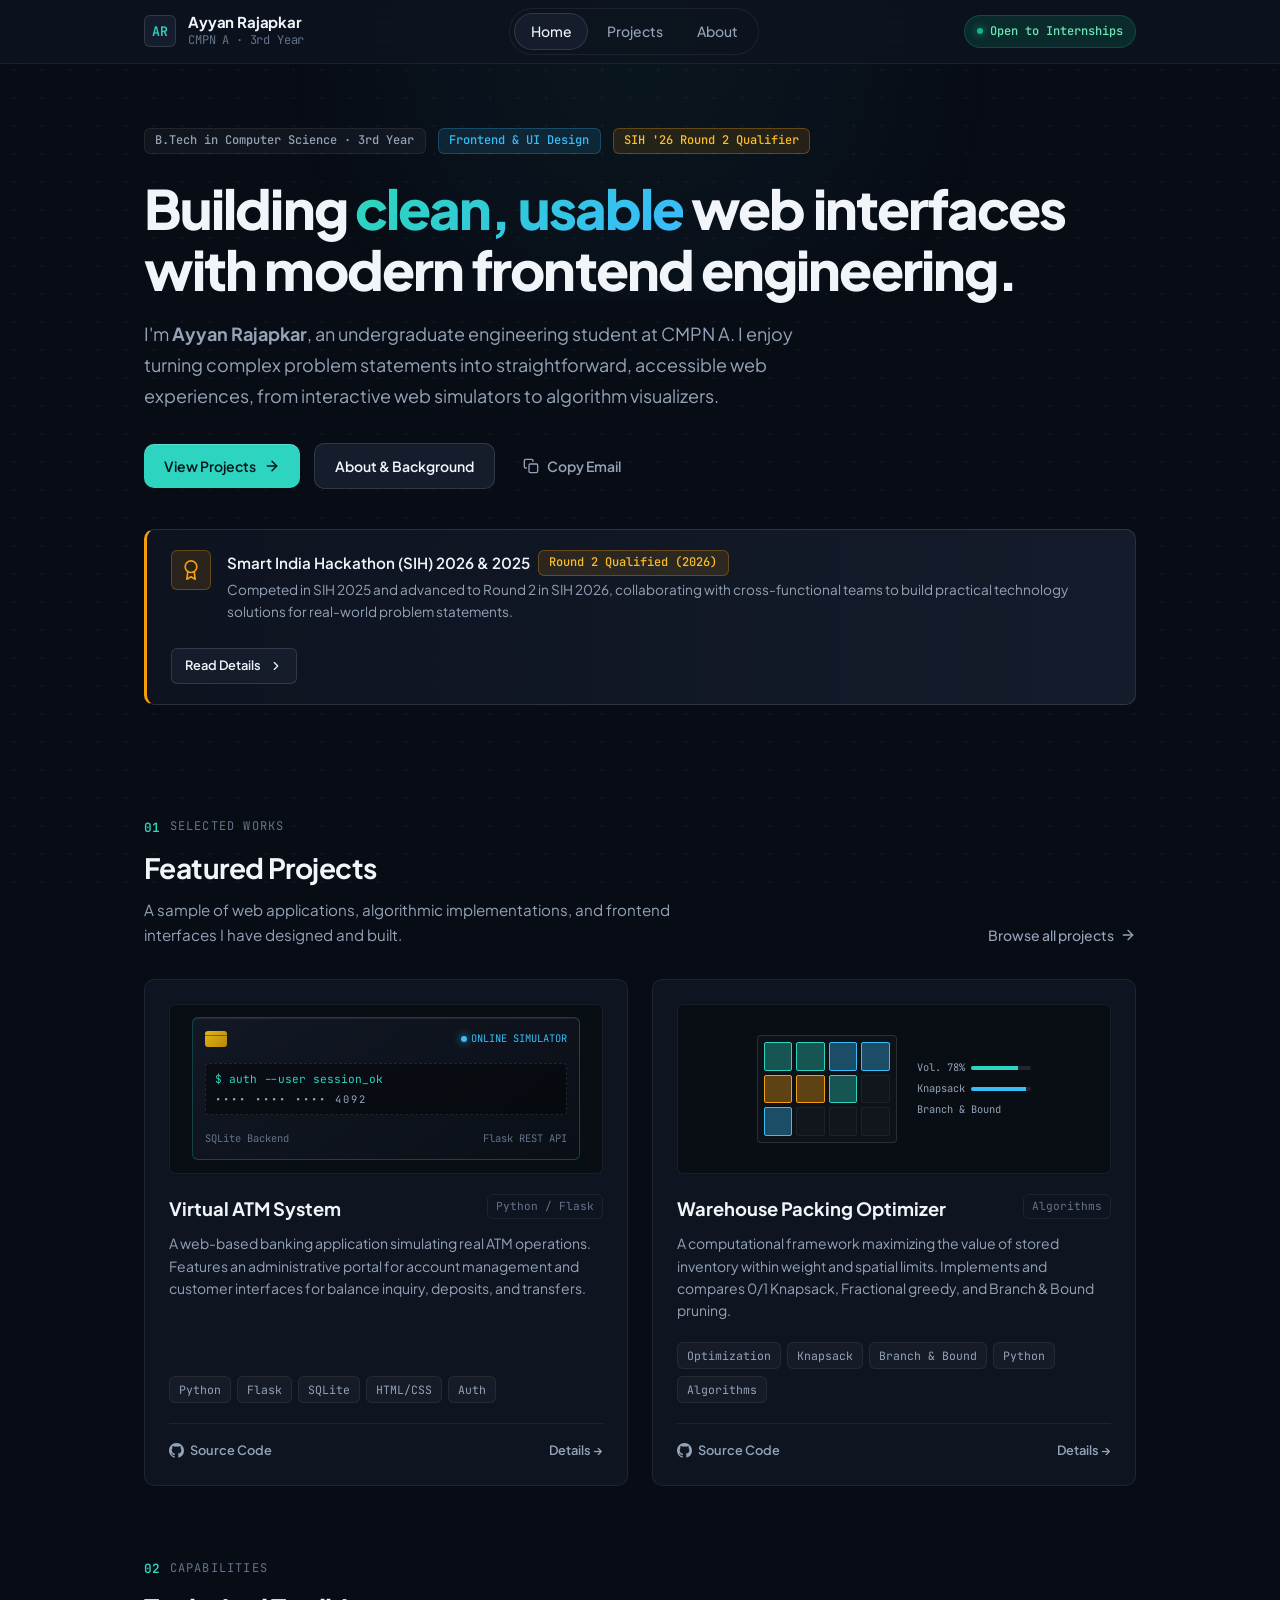
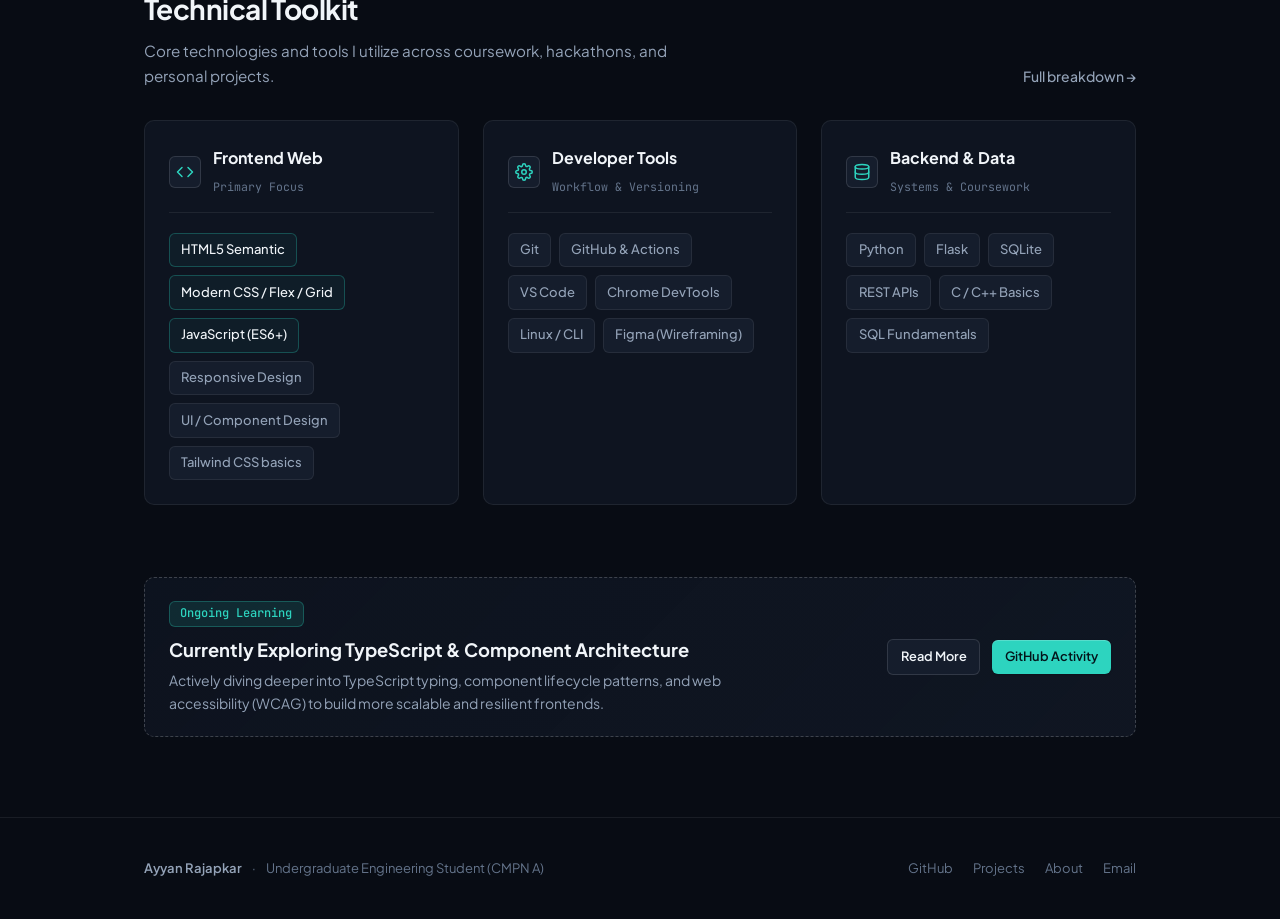
<file: index.html>
<!DOCTYPE html>
<html lang="en">
<head>
  <meta charset="UTF-8">
  <meta name="viewport" content="width=device-width, initial-scale=1.0">
  <title>Ayyan Rajapkar — Frontend Developer & CS Undergrad</title>
  <meta name="description" content="Personal portfolio of Ayyan Rajapkar, a third-year Computer Science student (CMPN A) focusing on clean frontend development, intuitive interfaces, and practical software engineering.">
  
  <!-- Open Graph / Meta -->
  <meta property="og:type" content="website">
  <meta property="og:title" content="Ayyan Rajapkar — Frontend Developer Portfolio">
  <meta property="og:description" content="Third-year Computer Science student building clean, responsive, and usable web interfaces. SIH 2026 Round 2 Qualifier.">
  <meta property="og:image" content="assets/favicon.svg">

  <link rel="icon" type="image/svg+xml" href="assets/favicon.svg">
  <link rel="stylesheet" href="css/style.css">
</head>
<body>
  <a href="#main" class="skip-link">Skip to main content</a>

  <!-- Header Navigation -->
  <header class="site-header">
    <div class="container nav-container">
      <a href="index.html" class="brand-link" aria-label="Ayyan Rajapkar Home">
        <span class="brand-monogram">AR</span>
        <div class="brand-text">
          <span class="brand-name">Ayyan Rajapkar</span>
          <span class="brand-role">CMPN A · 3rd Year</span>
        </div>
      </a>

      <!-- Desktop Nav -->
      <nav class="desktop-nav" aria-label="Primary Navigation">
        <ul class="nav-list">
          <li><a href="index.html" class="nav-link active" aria-current="page">Home</a></li>
          <li><a href="projects.html" class="nav-link">Projects</a></li>
          <li><a href="about.html" class="nav-link">About</a></li>
        </ul>
      </nav>

      <!-- Status Pill -->
      <div class="status-pill" title="Currently seeking Summer 2026 frontend or software engineering internships">
        <span class="status-dot"></span>
        <span>Open to Internships</span>
      </div>

      <!-- Mobile Toggle -->
      <button class="mobile-toggle" aria-label="Toggle navigation menu" aria-expanded="false">
        <svg class="icon-menu" viewBox="0 0 24 24" fill="none" stroke="currentColor" stroke-width="2" stroke-linecap="round" stroke-linejoin="round">
          <line x1="3" y1="12" x2="21" y2="12"></line>
          <line x1="3" y1="6" x2="21" y2="6"></line>
          <line x1="3" y1="18" x2="21" y2="18"></line>
        </svg>
        <svg class="icon-close" viewBox="0 0 24 24" fill="none" stroke="currentColor" stroke-width="2" stroke-linecap="round" stroke-linejoin="round" style="display: none;">
          <line x1="18" y1="6" x2="6" y2="18"></line>
          <line x1="6" y1="6" x2="18" y2="18"></line>
        </svg>
      </button>
    </div>
  </header>

  <!-- Mobile Drawer -->
  <div class="mobile-drawer" role="dialog" aria-modal="true" aria-label="Mobile Navigation">
    <ul class="mobile-drawer-links">
      <li>
        <a href="index.html" class="mobile-drawer-link active">
          <span>Home</span>
          <span class="badge badge-accent">Current</span>
        </a>
      </li>
      <li>
        <a href="projects.html" class="mobile-drawer-link">
          <span>Projects</span>
          <span class="badge badge-subtle">4 Works</span>
        </a>
      </li>
      <li>
        <a href="about.html" class="mobile-drawer-link">
          <span>About</span>
          <span class="badge badge-subtle">Background</span>
        </a>
      </li>
    </ul>

    <div class="mobile-drawer-footer">
      <div class="status-pill" style="align-self: flex-start;">
        <span class="status-dot"></span>
        <span>Open to Summer 2026 Internships</span>
      </div>
      <button class="btn btn-secondary" data-copy-email="ayyanrajapkar55@gmail.com" style="width: 100%;">
        <svg width="16" height="16" viewBox="0 0 24 24" fill="none" stroke="currentColor" stroke-width="2" stroke-linecap="round" stroke-linejoin="round">
          <rect x="9" y="9" width="13" height="13" rx="2" ry="2"></rect>
          <path d="M5 15H4a2 2 0 0 1-2-2V4a2 2 0 0 1 2-2h9a2 2 0 0 1 2 2v1"></path>
        </svg>
        <span>Copy Email (ayyanrajapkar55@gmail.com)</span>
      </button>
    </div>
  </div>

  <!-- Main Content -->
  <main id="main" class="main-content">
    <div class="container">
      
      <!-- Hero Section -->
      <section class="hero reveal">
        <div class="hero-status-row">
          <span class="badge badge-subtle">B.Tech in Computer Science · 3rd Year</span>
          <span class="badge badge-cyan">Frontend & UI Design</span>
          <span class="badge badge-achievement">SIH '26 Round 2 Qualifier</span>
        </div>

        <h1 class="hero-title">
          Building <span class="hero-title-accent">clean, usable</span> web interfaces with modern frontend engineering.
        </h1>

        <p class="hero-lead">
          I'm <strong>Ayyan Rajapkar</strong>, an undergraduate engineering student at CMPN A. I enjoy turning complex problem statements into straightforward, accessible web experiences, from interactive web simulators to algorithm visualizers.
        </p>

        <div class="hero-actions">
          <a href="projects.html" class="btn btn-primary">
            <span>View Projects</span>
            <svg width="16" height="16" viewBox="0 0 24 24" fill="none" stroke="currentColor" stroke-width="2.2" stroke-linecap="round" stroke-linejoin="round">
              <line x1="5" y1="12" x2="19" y2="12"></line>
              <polyline points="12 5 19 12 12 19"></polyline>
            </svg>
          </a>
          <a href="about.html" class="btn btn-secondary">
            <span>About & Background</span>
          </a>
          <button class="btn btn-ghost" data-copy-email="ayyanrajapkar55@gmail.com" title="Copy email address">
            <svg width="16" height="16" viewBox="0 0 24 24" fill="none" stroke="currentColor" stroke-width="2" stroke-linecap="round" stroke-linejoin="round">
              <rect x="9" y="9" width="13" height="13" rx="2" ry="2"></rect>
              <path d="M5 15H4a2 2 0 0 1-2-2V4a2 2 0 0 1 2-2h9a2 2 0 0 1 2 2v1"></path>
            </svg>
            <span>Copy Email</span>
          </button>
        </div>

        <!-- Smart India Hackathon Highlight Banner -->
        <div class="achievement-banner">
          <div class="achievement-content">
            <div class="achievement-icon" aria-hidden="true">
              <svg width="20" height="20" viewBox="0 0 24 24" fill="none" stroke="currentColor" stroke-width="2" stroke-linecap="round" stroke-linejoin="round">
                <circle cx="12" cy="8" r="7"></circle>
                <polyline points="8.21 13.89 7 23 12 20 17 23 15.79 13.88"></polyline>
              </svg>
            </div>
            <div>
              <div class="achievement-title">
                <span>Smart India Hackathon (SIH) 2026 & 2025</span>
                <span class="badge badge-achievement">Round 2 Qualified (2026)</span>
              </div>
              <p class="achievement-desc">
                Competed in SIH 2025 and advanced to Round 2 in SIH 2026, collaborating with cross-functional teams to build practical technology solutions for real-world problem statements.
              </p>
            </div>
          </div>
          <a href="about.html#hackathons" class="btn btn-secondary btn-sm">
            <span>Read Details</span>
            <svg width="14" height="14" viewBox="0 0 24 24" fill="none" stroke="currentColor" stroke-width="2" stroke-linecap="round" stroke-linejoin="round">
              <polyline points="9 18 15 12 9 6"></polyline>
            </svg>
          </a>
        </div>
      </section>

      <!-- Featured Projects Section -->
      <section class="section reveal">
        <div class="section-header">
          <div>
            <div class="section-meta">
              <span class="section-index">01</span>
              <span class="section-label">Selected Works</span>
            </div>
            <h2 class="section-title">Featured Projects</h2>
            <p class="section-desc">
              A sample of web applications, algorithmic implementations, and frontend interfaces I have designed and built.
            </p>
          </div>
          <a href="projects.html" class="section-link">
            <span>Browse all projects</span>
            <svg width="16" height="16" viewBox="0 0 24 24" fill="none" stroke="currentColor" stroke-width="2" stroke-linecap="round" stroke-linejoin="round">
              <line x1="5" y1="12" x2="19" y2="12"></line>
              <polyline points="12 5 19 12 12 19"></polyline>
            </svg>
          </a>
        </div>

        <div class="projects-grid">

          <!-- Project 1: Virtual ATM System -->
          <article class="card project-card">
            <div class="project-visual">
              <div class="illustration-atm">
                <div class="atm-top-bar">
                  <div class="atm-chip"></div>
                  <div class="atm-status">
                    <span class="status-dot" style="background:#38BDF8;box-shadow:0 0 8px #38BDF8;"></span>
                    <span>ONLINE SIMULATOR</span>
                  </div>
                </div>
                <div class="atm-console">
                  <div class="atm-cmd">$ auth --user session_ok</div>
                  <div class="atm-digits">••••  ••••  ••••  4092</div>
                </div>
                <div class="atm-bottom">
                  <span>SQLite Backend</span>
                  <span>Flask REST API</span>
                </div>
              </div>
            </div>
            <div class="project-body">
              <div class="project-header">
                <h3 class="project-title">
                  <a href="projects.html#atm">Virtual ATM System</a>
                </h3>
                <span class="project-meta-pill">Python / Flask</span>
              </div>
              <p class="project-description">
                A web-based banking application simulating real ATM operations. Features an administrative portal for account management and customer interfaces for balance inquiry, deposits, and transfers.
              </p>
              <div class="project-tags">
                <span class="tag">Python</span>
                <span class="tag">Flask</span>
                <span class="tag">SQLite</span>
                <span class="tag">HTML/CSS</span>
                <span class="tag">Auth</span>
              </div>
              <div class="project-footer">
                <a href="https://github.com/ayyanrajapkar55-debug/Virtual-ATM-system" target="_blank" rel="noopener noreferrer" class="project-action-link">
                  <svg width="15" height="15" viewBox="0 0 24 24" fill="currentColor">
                    <path d="M12 0C5.37 0 0 5.37 0 12c0 5.31 3.435 9.795 8.205 11.385.6.105.825-.255.825-.57 0-.285-.015-1.23-.015-2.235-3.015.555-3.795-.735-4.035-1.41-.135-.345-.72-1.41-1.23-1.695-.42-.225-1.02-.78-.015-.795.945-.015 1.62.87 1.845 1.23 1.08 1.815 2.805 1.305 3.495.99.105-.78.42-1.305.765-1.605-2.67-.3-5.46-1.335-5.46-5.925 0-1.305.465-2.385 1.23-3.225-.12-.3-.54-1.53.12-3.18 0 0 1.005-.315 3.3 1.23.96-.27 1.98-.405 3-.405s2.04.135 3 .405c2.295-1.56 3.3-1.23 3.3-1.23.66 1.65.24 2.88.12 3.18.765.84 1.23 1.905 1.23 3.225 0 4.605-2.805 5.625-5.475 5.925.435.375.81 1.095.81 2.22 0 1.605-.015 2.895-.015 3.3 0 .315.225.69.825.57A12.02 12.02 0 0024 12c0-6.63-5.37-12-12-12z"/>
                  </svg>
                  <span>Source Code</span>
                </a>
                <a href="projects.html#atm" class="project-action-link">
                  <span>Details &rarr;</span>
                </a>
              </div>
            </div>
          </article>

          <!-- Project 2: Warehouse Packing Optimization -->
          <article class="card project-card">
            <div class="project-visual">
              <div class="illustration-warehouse">
                <div class="warehouse-grid">
                  <div class="grid-cell filled-1"></div>
                  <div class="grid-cell filled-1"></div>
                  <div class="grid-cell filled-2"></div>
                  <div class="grid-cell filled-2"></div>
                  <div class="grid-cell filled-3"></div>
                  <div class="grid-cell filled-3"></div>
                  <div class="grid-cell filled-1"></div>
                  <div class="grid-cell empty"></div>
                  <div class="grid-cell filled-2"></div>
                  <div class="grid-cell empty"></div>
                  <div class="grid-cell empty"></div>
                  <div class="grid-cell empty"></div>
                </div>
                <div class="warehouse-stats">
                  <div class="stat-item">
                    <span>Vol. 78%</span>
                    <div class="stat-bar"><div class="stat-fill" style="width:78%;"></div></div>
                  </div>
                  <div class="stat-item">
                    <span>Knapsack</span>
                    <div class="stat-bar"><div class="stat-fill" style="width:92%;background:#38BDF8;"></div></div>
                  </div>
                  <div class="stat-item">
                    <span>Branch & Bound</span>
                  </div>
                </div>
              </div>
            </div>
            <div class="project-body">
              <div class="project-header">
                <h3 class="project-title">
                  <a href="projects.html#warehouse">Warehouse Packing Optimizer</a>
                </h3>
                <span class="project-meta-pill">Algorithms</span>
              </div>
              <p class="project-description">
                A computational framework maximizing the value of stored inventory within weight and spatial limits. Implements and compares 0/1 Knapsack, Fractional greedy, and Branch & Bound pruning.
              </p>
              <div class="project-tags">
                <span class="tag">Optimization</span>
                <span class="tag">Knapsack</span>
                <span class="tag">Branch & Bound</span>
                <span class="tag">Python</span>
                <span class="tag">Algorithms</span>
              </div>
              <div class="project-footer">
                <a href="https://github.com/ayyanrajapkar55-debug/Warehouse-packingOptimization" target="_blank" rel="noopener noreferrer" class="project-action-link">
                  <svg width="15" height="15" viewBox="0 0 24 24" fill="currentColor">
                    <path d="M12 0C5.37 0 0 5.37 0 12c0 5.31 3.435 9.795 8.205 11.385.6.105.825-.255.825-.57 0-.285-.015-1.23-.015-2.235-3.015.555-3.795-.735-4.035-1.41-.135-.345-.72-1.41-1.23-1.695-.42-.225-1.02-.78-.015-.795.945-.015 1.62.87 1.845 1.23 1.08 1.815 2.805 1.305 3.495.99.105-.78.42-1.305.765-1.605-2.67-.3-5.46-1.335-5.46-5.925 0-1.305.465-2.385 1.23-3.225-.12-.3-.54-1.53.12-3.18 0 0 1.005-.315 3.3 1.23.96-.27 1.98-.405 3-.405s2.04.135 3 .405c2.295-1.56 3.3-1.23 3.3-1.23.66 1.65.24 2.88.12 3.18.765.84 1.23 1.905 1.23 3.225 0 4.605-2.805 5.625-5.475 5.925.435.375.81 1.095.81 2.22 0 1.605-.015 2.895-.015 3.3 0 .315.225.69.825.57A12.02 12.02 0 0024 12c0-6.63-5.37-12-12-12z"/>
                  </svg>
                  <span>Source Code</span>
                </a>
                <a href="projects.html#warehouse" class="project-action-link">
                  <span>Details &rarr;</span>
                </a>
              </div>
            </div>
          </article>

        </div>
      </section>

      <!-- Technical Toolkit Quick View -->
      <section class="section reveal">
        <div class="section-header">
          <div>
            <div class="section-meta">
              <span class="section-index">02</span>
              <span class="section-label">Capabilities</span>
            </div>
            <h2 class="section-title">Technical Toolkit</h2>
            <p class="section-desc">
              Core technologies and tools I utilize across coursework, hackathons, and personal projects.
            </p>
          </div>
          <a href="about.html#toolkit" class="section-link">
            <span>Full breakdown &rarr;</span>
          </a>
        </div>

        <div class="toolkit-grid">
          <!-- Frontend -->
          <div class="toolkit-category-card">
            <div class="category-header">
              <div class="category-icon">
                <svg width="18" height="18" viewBox="0 0 24 24" fill="none" stroke="currentColor" stroke-width="2" stroke-linecap="round" stroke-linejoin="round">
                  <polyline points="16 18 22 12 16 6"></polyline>
                  <polyline points="8 6 2 12 8 18"></polyline>
                </svg>
              </div>
              <div>
                <h3 class="category-title">Frontend Web</h3>
                <span class="category-status-note">Primary Focus</span>
              </div>
            </div>
            <div class="skills-pill-list">
              <span class="skill-pill focus-skill">HTML5 Semantic</span>
              <span class="skill-pill focus-skill">Modern CSS / Flex / Grid</span>
              <span class="skill-pill focus-skill">JavaScript (ES6+)</span>
              <span class="skill-pill">Responsive Design</span>
              <span class="skill-pill">UI / Component Design</span>
              <span class="skill-pill">Tailwind CSS basics</span>
            </div>
          </div>

          <!-- Developer Tools -->
          <div class="toolkit-category-card">
            <div class="category-header">
              <div class="category-icon">
                <svg width="18" height="18" viewBox="0 0 24 24" fill="none" stroke="currentColor" stroke-width="2" stroke-linecap="round" stroke-linejoin="round">
                  <circle cx="12" cy="12" r="3"></circle>
                  <path d="M19.4 15a1.65 1.65 0 0 0 .33 1.82l.06.06a2 2 0 0 1 0 2.83 2 2 0 0 1-2.83 0l-.06-.06a1.65 1.65 0 0 0-1.82-.33 1.65 1.65 0 0 0-1 1.51V21a2 2 0 0 1-2 2 2 2 0 0 1-2-2v-.09A1.65 1.65 0 0 0 9 19.4a1.65 1.65 0 0 0-1.82.33l-.06.06a2 2 0 0 1-2.83 0 2 2 0 0 1 0-2.83l.06-.06a1.65 1.65 0 0 0 .33-1.82 1.65 1.65 0 0 0-1.51-1H3a2 2 0 0 1-2-2 2 2 0 0 1 2-2h.09A1.65 1.65 0 0 0 4.6 9a1.65 1.65 0 0 0-.33-1.82l-.06-.06a2 2 0 0 1 0-2.83 2 2 0 0 1 2.83 0l.06.06a1.65 1.65 0 0 0 1.82.33H9a1.65 1.65 0 0 0 1-1.51V3a2 2 0 0 1 2-2 2 2 0 0 1 2 2v.09a1.65 1.65 0 0 0 1 1.51 1.65 1.65 0 0 0 1.82-.33l.06-.06a2 2 0 0 1 2.83 0 2 2 0 0 1 0 2.83l-.06.06a1.65 1.65 0 0 0-.33 1.82V9a1.65 1.65 0 0 0 1.51 1H21a2 2 0 0 1 2 2 2 2 0 0 1-2 2h-.09a1.65 1.65 0 0 0-1.51 1z"></path>
                </svg>
              </div>
              <div>
                <h3 class="category-title">Developer Tools</h3>
                <span class="category-status-note">Workflow & Versioning</span>
              </div>
            </div>
            <div class="skills-pill-list">
              <span class="skill-pill">Git</span>
              <span class="skill-pill">GitHub & Actions</span>
              <span class="skill-pill">VS Code</span>
              <span class="skill-pill">Chrome DevTools</span>
              <span class="skill-pill">Linux / CLI</span>
              <span class="skill-pill">Figma (Wireframing)</span>
            </div>
          </div>

          <!-- Backend & Data -->
          <div class="toolkit-category-card">
            <div class="category-header">
              <div class="category-icon">
                <svg width="18" height="18" viewBox="0 0 24 24" fill="none" stroke="currentColor" stroke-width="2" stroke-linecap="round" stroke-linejoin="round">
                  <ellipse cx="12" cy="5" rx="9" ry="3"></ellipse>
                  <path d="M21 12c0 1.66-4 3-9 3s-9-1.34-9-3"></path>
                  <path d="M3 5v14c0 1.66 4 3 9 3s9-1.34 9-3V5"></path>
                </svg>
              </div>
              <div>
                <h3 class="category-title">Backend & Data</h3>
                <span class="category-status-note">Systems & Coursework</span>
              </div>
            </div>
            <div class="skills-pill-list">
              <span class="skill-pill">Python</span>
              <span class="skill-pill">Flask</span>
              <span class="skill-pill">SQLite</span>
              <span class="skill-pill">REST APIs</span>
              <span class="skill-pill">C / C++ Basics</span>
              <span class="skill-pill">SQL Fundamentals</span>
            </div>
          </div>
        </div>
      </section>

      <!-- Current Focus / Next Steps -->
      <section class="section reveal">
        <div class="learning-card">
          <div>
            <div class="badge badge-accent" style="margin-bottom: 0.5rem;">Ongoing Learning</div>
            <h3 style="font-size: 1.15rem; font-weight: 700; color: var(--text-primary); margin-bottom: 0.25rem;">
              Currently Exploring TypeScript & Component Architecture
            </h3>
            <p style="font-size: 0.875rem; color: var(--text-secondary); max-width: 600px;">
              Actively diving deeper into TypeScript typing, component lifecycle patterns, and web accessibility (WCAG) to build more scalable and resilient frontends.
            </p>
          </div>
          <div style="display: flex; gap: 0.75rem; align-items: center;">
            <a href="about.html#learning" class="btn btn-secondary btn-sm">Read More</a>
            <a href="https://github.com/ayyanrajapkar55-debug" target="_blank" rel="noopener noreferrer" class="btn btn-primary btn-sm">
              <span>GitHub Activity</span>
            </a>
          </div>
        </div>
      </section>

    </div>
  </main>

  <!-- Site Footer -->
  <footer class="site-footer">
    <div class="container footer-content">
      <div>
        <span style="color: var(--text-secondary); font-weight: 600;">Ayyan Rajapkar</span>
        <span style="margin: 0 0.5rem; color: var(--text-tertiary);">&middot;</span>
        <span>Undergraduate Engineering Student (CMPN A)</span>
      </div>
      <ul class="footer-links">
        <li><a href="https://github.com/ayyanrajapkar55-debug" target="_blank" rel="noopener noreferrer" class="footer-link">GitHub</a></li>
        <li><a href="projects.html" class="footer-link">Projects</a></li>
        <li><a href="about.html" class="footer-link">About</a></li>
        <li><a href="mailto:ayyanrajapkar55@gmail.com" class="footer-link">Email</a></li>
      </ul>
    </div>
  </footer>

  <script src="js/main.js"></script>
</body>
</html>
</file>
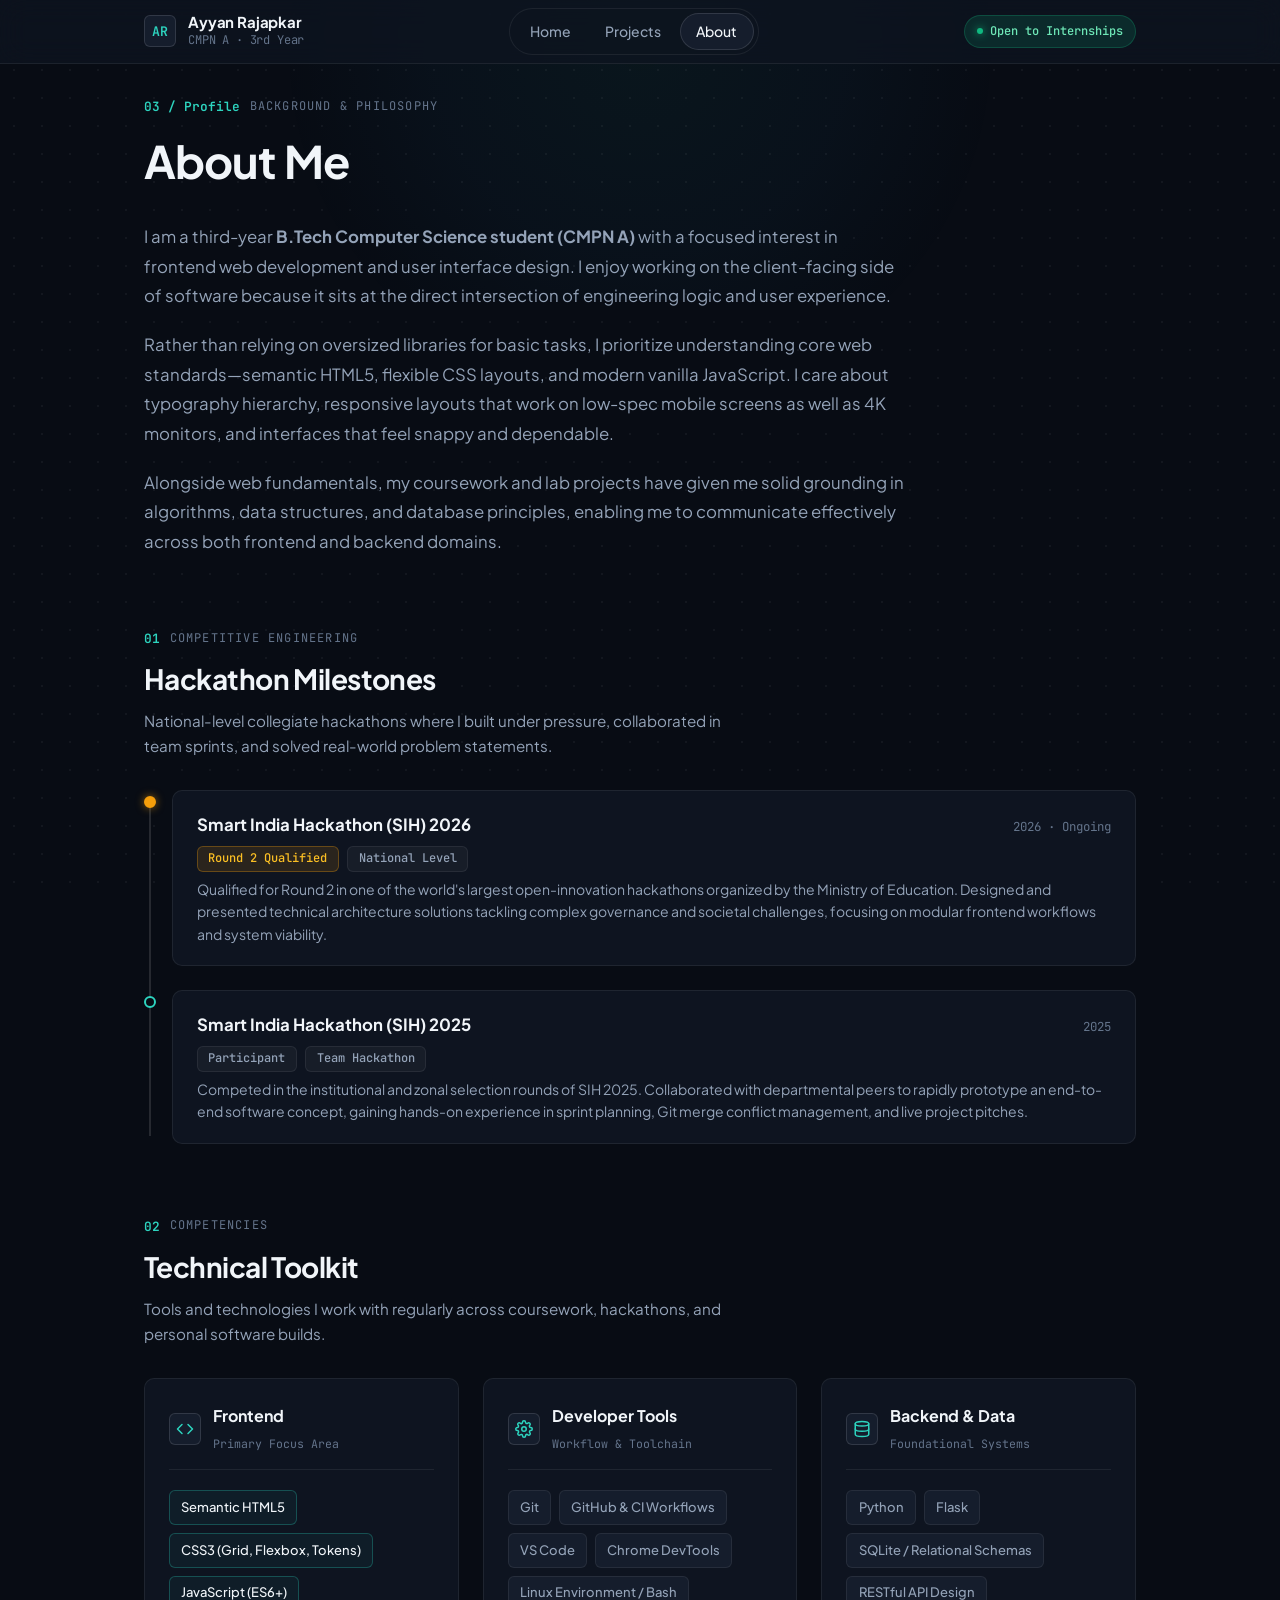
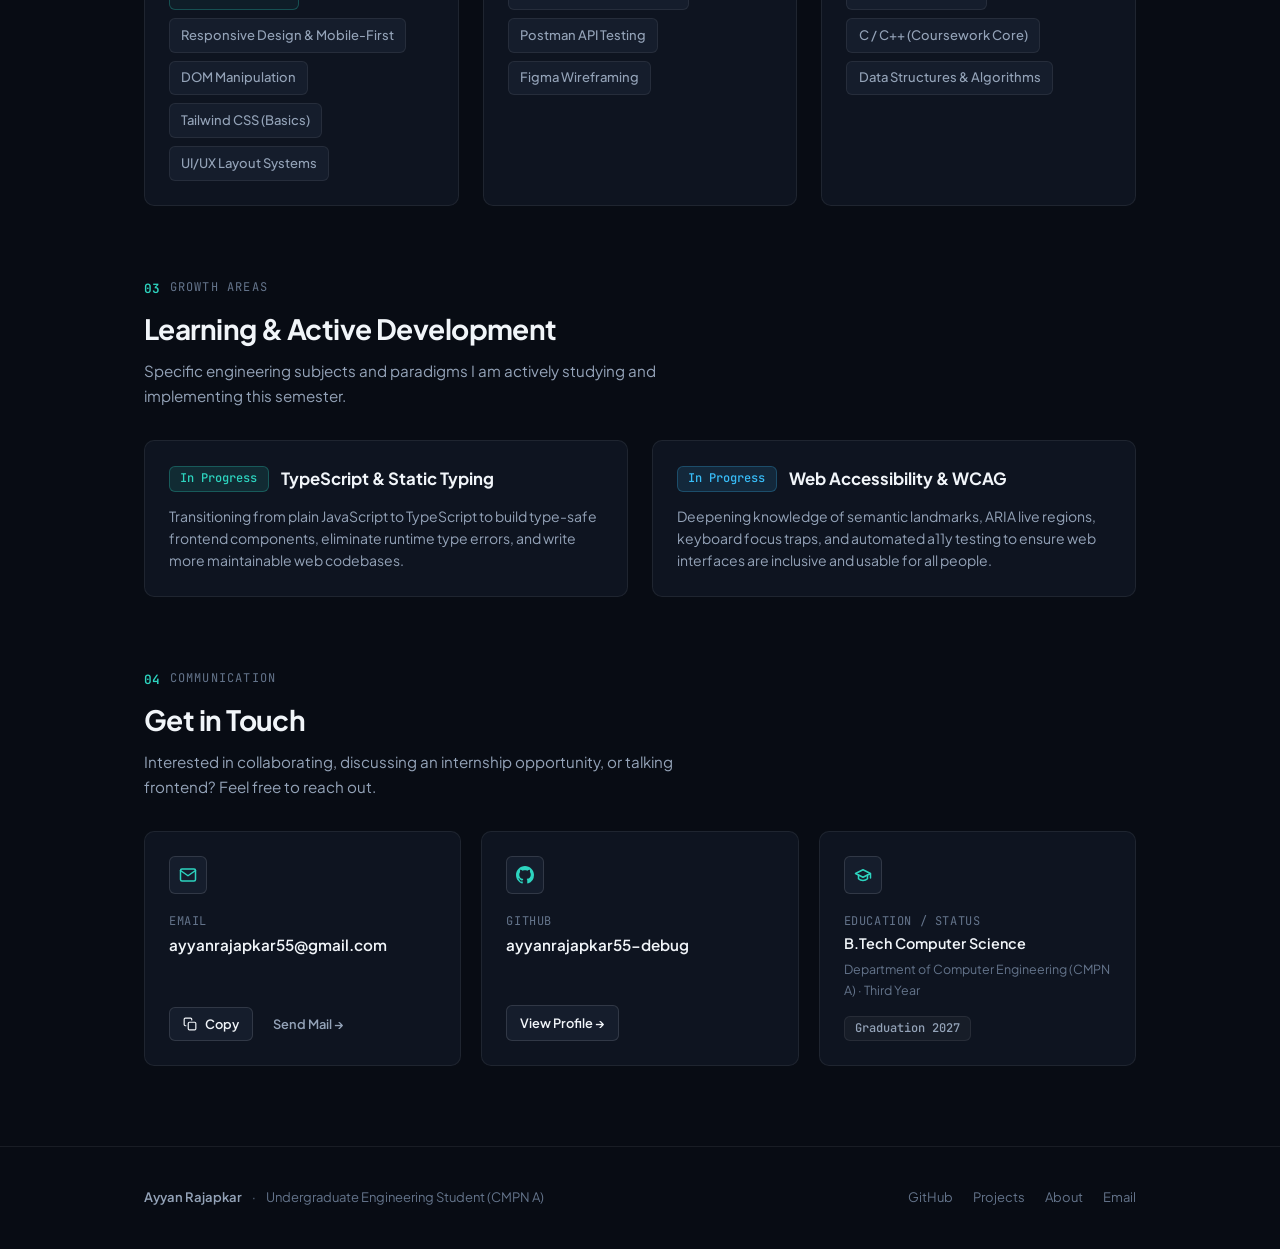
<file: about.html>
<!DOCTYPE html>
<html lang="en">
<head>
  <meta charset="UTF-8">
  <meta name="viewport" content="width=device-width, initial-scale=1.0">
  <title>About — Ayyan Rajapkar</title>
  <meta name="description" content="About Ayyan Rajapkar: Third-year Computer Science engineering student (CMPN A), frontend developer, and SIH 2026 Round 2 qualifier.">
  
  <meta property="og:type" content="website">
  <meta property="og:title" content="About — Ayyan Rajapkar">
  <meta property="og:description" content="Third-year Computer Science student passionate about frontend engineering, clean design systems, and practical web software.">
  <meta property="og:image" content="assets/favicon.svg">

  <link rel="icon" type="image/svg+xml" href="assets/favicon.svg">
  <link rel="stylesheet" href="css/style.css">
</head>
<body>
  <a href="#main" class="skip-link">Skip to main content</a>

  <!-- Header Navigation -->
  <header class="site-header">
    <div class="container nav-container">
      <a href="index.html" class="brand-link" aria-label="Ayyan Rajapkar Home">
        <span class="brand-monogram">AR</span>
        <div class="brand-text">
          <span class="brand-name">Ayyan Rajapkar</span>
          <span class="brand-role">CMPN A · 3rd Year</span>
        </div>
      </a>

      <!-- Desktop Nav -->
      <nav class="desktop-nav" aria-label="Primary Navigation">
        <ul class="nav-list">
          <li><a href="index.html" class="nav-link">Home</a></li>
          <li><a href="projects.html" class="nav-link">Projects</a></li>
          <li><a href="about.html" class="nav-link active" aria-current="page">About</a></li>
        </ul>
      </nav>

      <!-- Status Pill -->
      <div class="status-pill" title="Currently seeking Summer 2026 frontend or software engineering internships">
        <span class="status-dot"></span>
        <span>Open to Internships</span>
      </div>

      <!-- Mobile Toggle -->
      <button class="mobile-toggle" aria-label="Toggle navigation menu" aria-expanded="false">
        <svg class="icon-menu" viewBox="0 0 24 24" fill="none" stroke="currentColor" stroke-width="2" stroke-linecap="round" stroke-linejoin="round">
          <line x1="3" y1="12" x2="21" y2="12"></line>
          <line x1="3" y1="6" x2="21" y2="6"></line>
          <line x1="3" y1="18" x2="21" y2="18"></line>
        </svg>
        <svg class="icon-close" viewBox="0 0 24 24" fill="none" stroke="currentColor" stroke-width="2" stroke-linecap="round" stroke-linejoin="round" style="display: none;">
          <line x1="18" y1="6" x2="6" y2="18"></line>
          <line x1="6" y1="6" x2="18" y2="18"></line>
        </svg>
      </button>
    </div>
  </header>

  <!-- Mobile Drawer -->
  <div class="mobile-drawer" role="dialog" aria-modal="true" aria-label="Mobile Navigation">
    <ul class="mobile-drawer-links">
      <li>
        <a href="index.html" class="mobile-drawer-link">
          <span>Home</span>
          <span class="badge badge-subtle">Overview</span>
        </a>
      </li>
      <li>
        <a href="projects.html" class="mobile-drawer-link">
          <span>Projects</span>
          <span class="badge badge-subtle">4 Works</span>
        </a>
      </li>
      <li>
        <a href="about.html" class="mobile-drawer-link active">
          <span>About</span>
          <span class="badge badge-accent">Current</span>
        </a>
      </li>
    </ul>

    <div class="mobile-drawer-footer">
      <div class="status-pill" style="align-self: flex-start;">
        <span class="status-dot"></span>
        <span>Open to Summer 2026 Internships</span>
      </div>
      <button class="btn btn-secondary" data-copy-email="ayyanrajapkar55@gmail.com" style="width: 100%;">
        <svg width="16" height="16" viewBox="0 0 24 24" fill="none" stroke="currentColor" stroke-width="2" stroke-linecap="round" stroke-linejoin="round">
          <rect x="9" y="9" width="13" height="13" rx="2" ry="2"></rect>
          <path d="M5 15H4a2 2 0 0 1-2-2V4a2 2 0 0 1 2-2h9a2 2 0 0 1 2 2v1"></path>
        </svg>
        <span>Copy Email (ayyanrajapkar55@gmail.com)</span>
      </button>
    </div>
  </div>

  <!-- Main Content -->
  <main id="main" class="main-content">
    <div class="container">
      
      <!-- Bio Header -->
      <section class="reveal" style="margin-bottom: 3.5rem;">
        <div class="section-meta">
          <span class="section-index">03 / Profile</span>
          <span class="section-label">Background &amp; Philosophy</span>
        </div>
        <h1 class="section-title" style="font-size: clamp(2rem, 4vw, 2.8rem);">About Me</h1>
        
        <div style="margin-top: 1.5rem; max-width: 760px; display: flex; flex-direction: column; gap: 1.25rem; font-size: 1.05rem; color: var(--text-secondary); line-height: 1.75;">
          <p>
            I am a third-year <strong>B.Tech Computer Science student (CMPN A)</strong> with a focused interest in frontend web development and user interface design. I enjoy working on the client-facing side of software because it sits at the direct intersection of engineering logic and user experience.
          </p>
          <p>
            Rather than relying on oversized libraries for basic tasks, I prioritize understanding core web standards—semantic HTML5, flexible CSS layouts, and modern vanilla JavaScript. I care about typography hierarchy, responsive layouts that work on low-spec mobile screens as well as 4K monitors, and interfaces that feel snappy and dependable.
          </p>
          <p>
            Alongside web fundamentals, my coursework and lab projects have given me solid grounding in algorithms, data structures, and database principles, enabling me to communicate effectively across both frontend and backend domains.
          </p>
        </div>
      </section>

      <!-- Hackathon Experiences -->
      <section class="section reveal" id="hackathons">
        <div class="section-header">
          <div>
            <div class="section-meta">
              <span class="section-index">01</span>
              <span class="section-label">Competitive Engineering</span>
            </div>
            <h2 class="section-title">Hackathon Milestones</h2>
            <p class="section-desc">
              National-level collegiate hackathons where I built under pressure, collaborated in team sprints, and solved real-world problem statements.
            </p>
          </div>
        </div>

        <div class="timeline">
          <!-- SIH 2026 -->
          <div class="timeline-item">
            <div class="timeline-dot highlight"></div>
            <div class="timeline-card">
              <div class="timeline-header">
                <div>
                  <h3 class="timeline-title">Smart India Hackathon (SIH) 2026</h3>
                  <div style="margin-top: 0.25rem;">
                    <span class="badge badge-achievement">Round 2 Qualified</span>
                    <span class="badge badge-subtle" style="margin-left: 0.35rem;">National Level</span>
                  </div>
                </div>
                <span class="timeline-period">2026 &middot; Ongoing</span>
              </div>
              <p class="timeline-desc">
                Qualified for Round 2 in one of the world's largest open-innovation hackathons organized by the Ministry of Education. Designed and presented technical architecture solutions tackling complex governance and societal challenges, focusing on modular frontend workflows and system viability.
              </p>
            </div>
          </div>

          <!-- SIH 2025 -->
          <div class="timeline-item">
            <div class="timeline-dot"></div>
            <div class="timeline-card">
              <div class="timeline-header">
                <div>
                  <h3 class="timeline-title">Smart India Hackathon (SIH) 2025</h3>
                  <div style="margin-top: 0.25rem;">
                    <span class="badge badge-subtle">Participant</span>
                    <span class="badge badge-subtle" style="margin-left: 0.35rem;">Team Hackathon</span>
                  </div>
                </div>
                <span class="timeline-period">2025</span>
              </div>
              <p class="timeline-desc">
                Competed in the institutional and zonal selection rounds of SIH 2025. Collaborated with departmental peers to rapidly prototype an end-to-end software concept, gaining hands-on experience in sprint planning, Git merge conflict management, and live project pitches.
              </p>
            </div>
          </div>
        </div>
      </section>

      <!-- Technical Toolkit Breakdown -->
      <section class="section reveal" id="toolkit">
        <div class="section-header">
          <div>
            <div class="section-meta">
              <span class="section-index">02</span>
              <span class="section-label">Competencies</span>
            </div>
            <h2 class="section-title">Technical Toolkit</h2>
            <p class="section-desc">
              Tools and technologies I work with regularly across coursework, hackathons, and personal software builds.
            </p>
          </div>
        </div>

        <div class="toolkit-grid">
          <!-- Frontend Web -->
          <div class="toolkit-category-card">
            <div class="category-header">
              <div class="category-icon">
                <svg width="18" height="18" viewBox="0 0 24 24" fill="none" stroke="currentColor" stroke-width="2" stroke-linecap="round" stroke-linejoin="round">
                  <polyline points="16 18 22 12 16 6"></polyline>
                  <polyline points="8 6 2 12 8 18"></polyline>
                </svg>
              </div>
              <div>
                <h3 class="category-title">Frontend</h3>
                <span class="category-status-note">Primary Focus Area</span>
              </div>
            </div>
            <div class="skills-pill-list">
              <span class="skill-pill focus-skill">Semantic HTML5</span>
              <span class="skill-pill focus-skill">CSS3 (Grid, Flexbox, Tokens)</span>
              <span class="skill-pill focus-skill">JavaScript (ES6+)</span>
              <span class="skill-pill">Responsive Design &amp; Mobile-First</span>
              <span class="skill-pill">DOM Manipulation</span>
              <span class="skill-pill">Tailwind CSS (Basics)</span>
              <span class="skill-pill">UI/UX Layout Systems</span>
            </div>
          </div>

          <!-- Developer Tools -->
          <div class="toolkit-category-card">
            <div class="category-header">
              <div class="category-icon">
                <svg width="18" height="18" viewBox="0 0 24 24" fill="none" stroke="currentColor" stroke-width="2" stroke-linecap="round" stroke-linejoin="round">
                  <circle cx="12" cy="12" r="3"></circle>
                  <path d="M19.4 15a1.65 1.65 0 0 0 .33 1.82l.06.06a2 2 0 0 1 0 2.83 2 2 0 0 1-2.83 0l-.06-.06a1.65 1.65 0 0 0-1.82-.33 1.65 1.65 0 0 0-1 1.51V21a2 2 0 0 1-2 2 2 2 0 0 1-2-2v-.09A1.65 1.65 0 0 0 9 19.4a1.65 1.65 0 0 0-1.82.33l-.06.06a2 2 0 0 1-2.83 0 2 2 0 0 1 0-2.83l.06-.06a1.65 1.65 0 0 0 .33-1.82 1.65 1.65 0 0 0-1.51-1H3a2 2 0 0 1-2-2 2 2 0 0 1 2-2h.09A1.65 1.65 0 0 0 4.6 9a1.65 1.65 0 0 0-.33-1.82l-.06-.06a2 2 0 0 1 0-2.83 2 2 0 0 1 2.83 0l.06.06a1.65 1.65 0 0 0 1.82.33H9a1.65 1.65 0 0 0 1-1.51V3a2 2 0 0 1 2-2 2 2 0 0 1 2 2v.09a1.65 1.65 0 0 0 1 1.51 1.65 1.65 0 0 0 1.82-.33l.06-.06a2 2 0 0 1 2.83 0 2 2 0 0 1 0 2.83l-.06.06a1.65 1.65 0 0 0-.33 1.82V9a1.65 1.65 0 0 0 1.51 1H21a2 2 0 0 1 2 2 2 2 0 0 1-2 2h-.09a1.65 1.65 0 0 0-1.51 1z"></path>
                </svg>
              </div>
              <div>
                <h3 class="category-title">Developer Tools</h3>
                <span class="category-status-note">Workflow &amp; Toolchain</span>
              </div>
            </div>
            <div class="skills-pill-list">
              <span class="skill-pill">Git</span>
              <span class="skill-pill">GitHub &amp; CI Workflows</span>
              <span class="skill-pill">VS Code</span>
              <span class="skill-pill">Chrome DevTools</span>
              <span class="skill-pill">Linux Environment / Bash</span>
              <span class="skill-pill">Postman API Testing</span>
              <span class="skill-pill">Figma Wireframing</span>
            </div>
          </div>

          <!-- Backend & Data -->
          <div class="toolkit-category-card">
            <div class="category-header">
              <div class="category-icon">
                <svg width="18" height="18" viewBox="0 0 24 24" fill="none" stroke="currentColor" stroke-width="2" stroke-linecap="round" stroke-linejoin="round">
                  <ellipse cx="12" cy="5" rx="9" ry="3"></ellipse>
                  <path d="M21 12c0 1.66-4 3-9 3s-9-1.34-9-3"></path>
                  <path d="M3 5v14c0 1.66 4 3 9 3s9-1.34 9-3V5"></path>
                </svg>
              </div>
              <div>
                <h3 class="category-title">Backend &amp; Data</h3>
                <span class="category-status-note">Foundational Systems</span>
              </div>
            </div>
            <div class="skills-pill-list">
              <span class="skill-pill">Python</span>
              <span class="skill-pill">Flask</span>
              <span class="skill-pill">SQLite / Relational Schemas</span>
              <span class="skill-pill">RESTful API Design</span>
              <span class="skill-pill">C / C++ (Coursework Core)</span>
              <span class="skill-pill">Data Structures &amp; Algorithms</span>
            </div>
          </div>
        </div>
      </section>

      <!-- Learning & Development Roadmap -->
      <section class="section reveal" id="learning">
        <div class="section-header">
          <div>
            <div class="section-meta">
              <span class="section-index">03</span>
              <span class="section-label">Growth Areas</span>
            </div>
            <h2 class="section-title">Learning &amp; Active Development</h2>
            <p class="section-desc">
              Specific engineering subjects and paradigms I am actively studying and implementing this semester.
            </p>
          </div>
        </div>

        <div class="projects-grid">
          <div class="card">
            <div style="display: flex; align-items: center; gap: 0.75rem; margin-bottom: 0.75rem;">
              <span class="badge badge-accent">In Progress</span>
              <h3 style="font-size: 1.05rem; font-weight: 700; color: var(--text-primary);">TypeScript &amp; Static Typing</h3>
            </div>
            <p style="font-size: 0.875rem; color: var(--text-secondary); line-height: 1.6;">
              Transitioning from plain JavaScript to TypeScript to build type-safe frontend components, eliminate runtime type errors, and write more maintainable web codebases.
            </p>
          </div>

          <div class="card">
            <div style="display: flex; align-items: center; gap: 0.75rem; margin-bottom: 0.75rem;">
              <span class="badge badge-cyan">In Progress</span>
              <h3 style="font-size: 1.05rem; font-weight: 700; color: var(--text-primary);">Web Accessibility &amp; WCAG</h3>
            </div>
            <p style="font-size: 0.875rem; color: var(--text-secondary); line-height: 1.6;">
              Deepening knowledge of semantic landmarks, ARIA live regions, keyboard focus traps, and automated a11y testing to ensure web interfaces are inclusive and usable for all people.
            </p>
          </div>
        </div>
      </section>

      <!-- Contact Details -->
      <section class="section reveal" id="contact">
        <div class="section-header">
          <div>
            <div class="section-meta">
              <span class="section-index">04</span>
              <span class="section-label">Communication</span>
            </div>
            <h2 class="section-title">Get in Touch</h2>
            <p class="section-desc">
              Interested in collaborating, discussing an internship opportunity, or talking frontend? Feel free to reach out.
            </p>
          </div>
        </div>

        <div class="contact-grid">
          <!-- Email Card -->
          <div class="contact-card">
            <div class="contact-icon">
              <svg width="18" height="18" viewBox="0 0 24 24" fill="none" stroke="currentColor" stroke-width="2" stroke-linecap="round" stroke-linejoin="round">
                <path d="M4 4h16c1.1 0 2 .9 2 2v12c0 1.1-.9 2-2 2H4c-1.1 0-2-.9-2-2V6c0-1.1.9-2 2-2z"></path>
                <polyline points="22,6 12,13 2,6"></polyline>
              </svg>
            </div>
            <div>
              <span class="contact-label">Email</span>
              <div class="contact-value">ayyanrajapkar55@gmail.com</div>
            </div>
            <div style="margin-top: auto; display: flex; gap: 0.5rem; flex-wrap: wrap;">
              <button class="btn btn-secondary btn-sm" data-copy-email="ayyanrajapkar55@gmail.com">
                <svg width="14" height="14" viewBox="0 0 24 24" fill="none" stroke="currentColor" stroke-width="2" stroke-linecap="round" stroke-linejoin="round">
                  <rect x="9" y="9" width="13" height="13" rx="2" ry="2"></rect>
                  <path d="M5 15H4a2 2 0 0 1-2-2V4a2 2 0 0 1 2-2h9a2 2 0 0 1 2 2v1"></path>
                </svg>
                <span>Copy</span>
              </button>
              <a href="mailto:ayyanrajapkar55@gmail.com" class="btn btn-ghost btn-sm">
                <span>Send Mail &rarr;</span>
              </a>
            </div>
          </div>

          <!-- GitHub Card -->
          <div class="contact-card">
            <div class="contact-icon">
              <svg width="18" height="18" viewBox="0 0 24 24" fill="currentColor">
                <path d="M12 0C5.37 0 0 5.37 0 12c0 5.31 3.435 9.795 8.205 11.385.6.105.825-.255.825-.57 0-.285-.015-1.23-.015-2.235-3.015.555-3.795-.735-4.035-1.41-.135-.345-.72-1.41-1.23-1.695-.42-.225-1.02-.78-.015-.795.945-.015 1.62.87 1.845 1.23 1.08 1.815 2.805 1.305 3.495.99.105-.78.42-1.305.765-1.605-2.67-.3-5.46-1.335-5.46-5.925 0-1.305.465-2.385 1.23-3.225-.12-.3-.54-1.53.12-3.18 0 0 1.005-.315 3.3 1.23.96-.27 1.98-.405 3-.405s2.04.135 3 .405c2.295-1.56 3.3-1.23 3.3-1.23.66 1.65.24 2.88.12 3.18.765.84 1.23 1.905 1.23 3.225 0 4.605-2.805 5.625-5.475 5.925.435.375.81 1.095.81 2.22 0 1.605-.015 2.895-.015 3.3 0 .315.225.69.825.57A12.02 12.02 0 0024 12c0-6.63-5.37-12-12-12z"/>
              </svg>
            </div>
            <div>
              <span class="contact-label">GitHub</span>
              <div class="contact-value">ayyanrajapkar55-debug</div>
            </div>
            <div style="margin-top: auto;">
              <a href="https://github.com/ayyanrajapkar55-debug" target="_blank" rel="noopener noreferrer" class="btn btn-secondary btn-sm">
                <span>View Profile &rarr;</span>
              </a>
            </div>
          </div>

          <!-- Academic Status Card -->
          <div class="contact-card">
            <div class="contact-icon">
              <svg width="18" height="18" viewBox="0 0 24 24" fill="none" stroke="currentColor" stroke-width="2" stroke-linecap="round" stroke-linejoin="round">
                <path d="M22 10v6M2 10l10-5 10 5-10 5z"></path>
                <path d="M6 12v5c3 3 9 3 12 0v-5"></path>
              </svg>
            </div>
            <div>
              <span class="contact-label">Education / Status</span>
              <div class="contact-value" style="font-size: 0.9rem;">B.Tech Computer Science</div>
              <div style="font-size: 0.78rem; color: var(--text-tertiary); margin-top: 0.2rem;">
                Department of Computer Engineering (CMPN A) &middot; Third Year
              </div>
            </div>
            <div style="margin-top: auto;">
              <span class="badge badge-subtle">Graduation 2027</span>
            </div>
          </div>
        </div>
      </section>

    </div>
  </main>

  <!-- Site Footer -->
  <footer class="site-footer">
    <div class="container footer-content">
      <div>
        <span style="color: var(--text-secondary); font-weight: 600;">Ayyan Rajapkar</span>
        <span style="margin: 0 0.5rem; color: var(--text-tertiary);">&middot;</span>
        <span>Undergraduate Engineering Student (CMPN A)</span>
      </div>
      <ul class="footer-links">
        <li><a href="https://github.com/ayyanrajapkar55-debug" target="_blank" rel="noopener noreferrer" class="footer-link">GitHub</a></li>
        <li><a href="projects.html" class="footer-link">Projects</a></li>
        <li><a href="about.html" class="footer-link">About</a></li>
        <li><a href="mailto:ayyanrajapkar55@gmail.com" class="footer-link">Email</a></li>
      </ul>
    </div>
  </footer>

  <script src="js/main.js"></script>
</body>
</html>
</file>
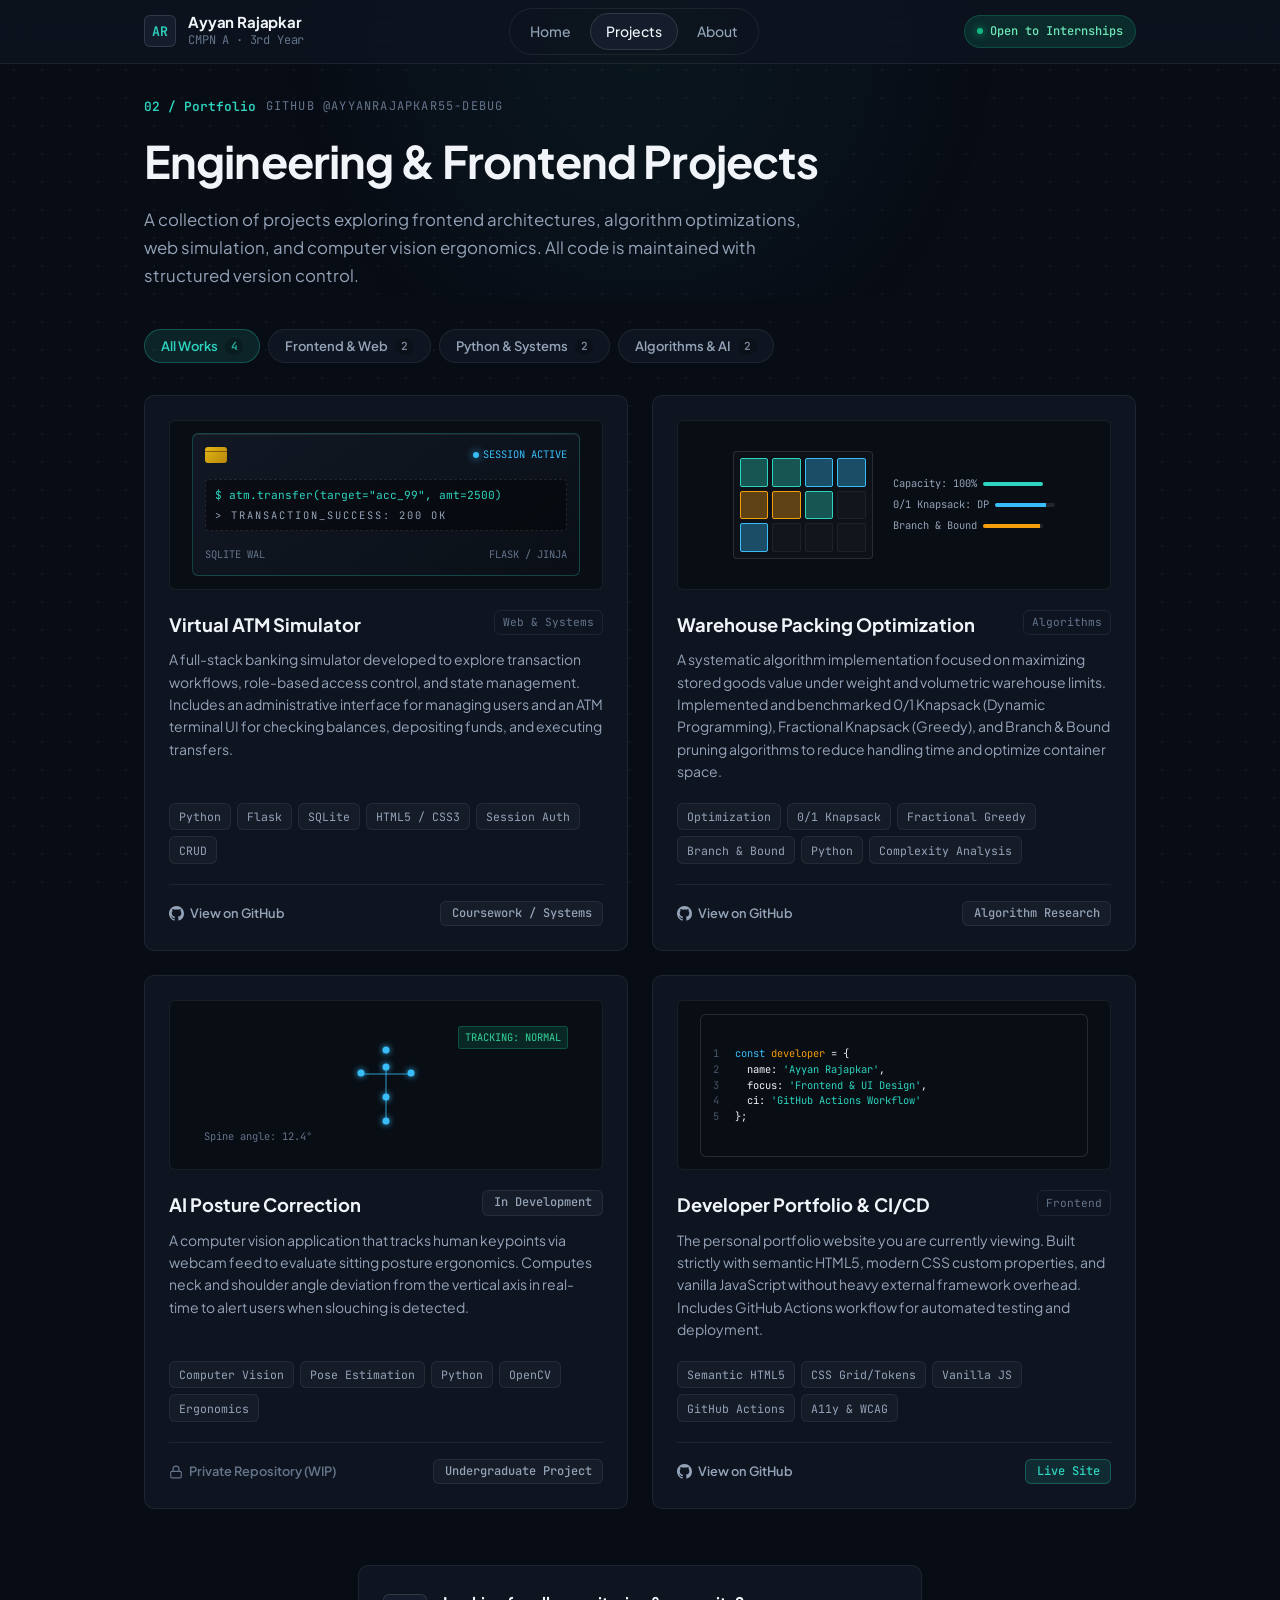
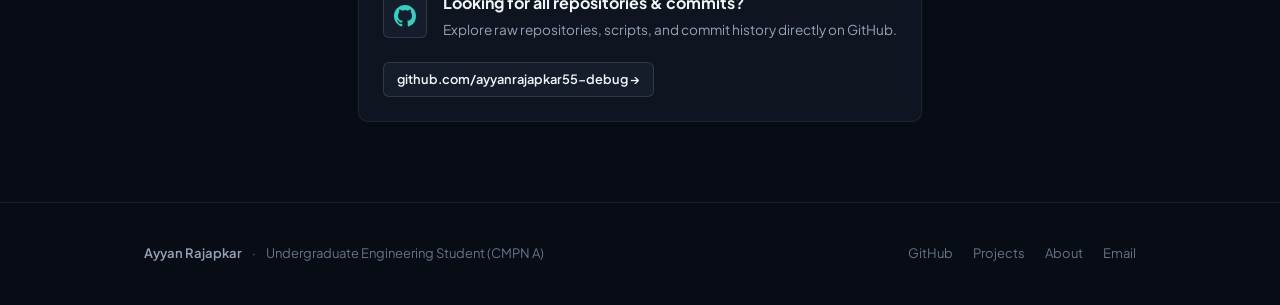
<file: projects.html>
<!DOCTYPE html>
<html lang="en">
<head>
  <meta charset="UTF-8">
  <meta name="viewport" content="width=device-width, initial-scale=1.0">
  <title>Projects — Ayyan Rajapkar</title>
  <meta name="description" content="Software development and frontend projects by Ayyan Rajapkar, including Virtual ATM simulator, Warehouse packing optimization, and computer vision systems.">
  
  <meta property="og:type" content="website">
  <meta property="og:title" content="Projects — Ayyan Rajapkar">
  <meta property="og:description" content="Explore projects built with Python, Flask, modern CSS, JavaScript, and algorithmic optimization.">
  <meta property="og:image" content="assets/favicon.svg">

  <link rel="icon" type="image/svg+xml" href="assets/favicon.svg">
  <link rel="stylesheet" href="css/style.css">
</head>
<body>
  <a href="#main" class="skip-link">Skip to main content</a>

  <!-- Header Navigation -->
  <header class="site-header">
    <div class="container nav-container">
      <a href="index.html" class="brand-link" aria-label="Ayyan Rajapkar Home">
        <span class="brand-monogram">AR</span>
        <div class="brand-text">
          <span class="brand-name">Ayyan Rajapkar</span>
          <span class="brand-role">CMPN A · 3rd Year</span>
        </div>
      </a>

      <!-- Desktop Nav -->
      <nav class="desktop-nav" aria-label="Primary Navigation">
        <ul class="nav-list">
          <li><a href="index.html" class="nav-link">Home</a></li>
          <li><a href="projects.html" class="nav-link active" aria-current="page">Projects</a></li>
          <li><a href="about.html" class="nav-link">About</a></li>
        </ul>
      </nav>

      <!-- Status Pill -->
      <div class="status-pill" title="Currently seeking Summer 2026 frontend or software engineering internships">
        <span class="status-dot"></span>
        <span>Open to Internships</span>
      </div>

      <!-- Mobile Toggle -->
      <button class="mobile-toggle" aria-label="Toggle navigation menu" aria-expanded="false">
        <svg class="icon-menu" viewBox="0 0 24 24" fill="none" stroke="currentColor" stroke-width="2" stroke-linecap="round" stroke-linejoin="round">
          <line x1="3" y1="12" x2="21" y2="12"></line>
          <line x1="3" y1="6" x2="21" y2="6"></line>
          <line x1="3" y1="18" x2="21" y2="18"></line>
        </svg>
        <svg class="icon-close" viewBox="0 0 24 24" fill="none" stroke="currentColor" stroke-width="2" stroke-linecap="round" stroke-linejoin="round" style="display: none;">
          <line x1="18" y1="6" x2="6" y2="18"></line>
          <line x1="6" y1="6" x2="18" y2="18"></line>
        </svg>
      </button>
    </div>
  </header>

  <!-- Mobile Drawer -->
  <div class="mobile-drawer" role="dialog" aria-modal="true" aria-label="Mobile Navigation">
    <ul class="mobile-drawer-links">
      <li>
        <a href="index.html" class="mobile-drawer-link">
          <span>Home</span>
          <span class="badge badge-subtle">Overview</span>
        </a>
      </li>
      <li>
        <a href="projects.html" class="mobile-drawer-link active">
          <span>Projects</span>
          <span class="badge badge-accent">Current</span>
        </a>
      </li>
      <li>
        <a href="about.html" class="mobile-drawer-link">
          <span>About</span>
          <span class="badge badge-subtle">Background</span>
        </a>
      </li>
    </ul>

    <div class="mobile-drawer-footer">
      <div class="status-pill" style="align-self: flex-start;">
        <span class="status-dot"></span>
        <span>Open to Summer 2026 Internships</span>
      </div>
      <button class="btn btn-secondary" data-copy-email="ayyanrajapkar55@gmail.com" style="width: 100%;">
        <svg width="16" height="16" viewBox="0 0 24 24" fill="none" stroke="currentColor" stroke-width="2" stroke-linecap="round" stroke-linejoin="round">
          <rect x="9" y="9" width="13" height="13" rx="2" ry="2"></rect>
          <path d="M5 15H4a2 2 0 0 1-2-2V4a2 2 0 0 1 2-2h9a2 2 0 0 1 2 2v1"></path>
        </svg>
        <span>Copy Email (ayyanrajapkar55@gmail.com)</span>
      </button>
    </div>
  </div>

  <!-- Main Content -->
  <main id="main" class="main-content">
    <div class="container">
      
      <!-- Page Header -->
      <section class="reveal" style="margin-bottom: 2.5rem;">
        <div class="section-meta">
          <span class="section-index">02 / Portfolio</span>
          <span class="section-label">GitHub @ayyanrajapkar55-debug</span>
        </div>
        <h1 class="section-title" style="font-size: clamp(2rem, 4vw, 2.8rem);">Engineering & Frontend Projects</h1>
        <p class="section-desc" style="max-width: 680px; font-size: 1.05rem; margin-top: 0.5rem;">
          A collection of projects exploring frontend architectures, algorithm optimizations, web simulation, and computer vision ergonomics. All code is maintained with structured version control.
        </p>
      </section>

      <!-- Category Filter Bar -->
      <div class="filter-bar reveal" role="tablist" aria-label="Filter Projects by Category">
        <button class="filter-btn active" data-filter="all" role="tab" aria-selected="true">
          <span>All Works</span>
          <span class="filter-count">4</span>
        </button>
        <button class="filter-btn" data-filter="frontend" role="tab" aria-selected="false">
          <span>Frontend & Web</span>
          <span class="filter-count">2</span>
        </button>
        <button class="filter-btn" data-filter="backend" role="tab" aria-selected="false">
          <span>Python & Systems</span>
          <span class="filter-count">2</span>
        </button>
        <button class="filter-btn" data-filter="algorithms" role="tab" aria-selected="false">
          <span>Algorithms & AI</span>
          <span class="filter-count">2</span>
        </button>
      </div>

      <!-- Projects Grid -->
      <div class="projects-grid">

        <!-- 1. Virtual ATM System -->
        <article class="card project-card reveal" id="atm" data-category="frontend backend">
          <div class="project-visual">
            <div class="illustration-atm">
              <div class="atm-top-bar">
                <div class="atm-chip"></div>
                <div class="atm-status">
                  <span class="status-dot" style="background:#38BDF8;box-shadow:0 0 8px #38BDF8;"></span>
                  <span>SESSION ACTIVE</span>
                </div>
              </div>
              <div class="atm-console">
                <div class="atm-cmd">$ atm.transfer(target="acc_99", amt=2500)</div>
                <div class="atm-digits">&gt; TRANSACTION_SUCCESS: 200 OK</div>
              </div>
              <div class="atm-bottom">
                <span>SQLITE WAL</span>
                <span>FLASK / JINJA</span>
              </div>
            </div>
          </div>
          <div class="project-body">
            <div class="project-header">
              <h2 class="project-title">
                <a href="https://github.com/ayyanrajapkar55-debug/Virtual-ATM-system" target="_blank" rel="noopener noreferrer">Virtual ATM Simulator</a>
              </h2>
              <span class="project-meta-pill">Web & Systems</span>
            </div>
            <p class="project-description">
              A full-stack banking simulator developed to explore transaction workflows, role-based access control, and state management. Includes an administrative interface for managing users and an ATM terminal UI for checking balances, depositing funds, and executing transfers.
            </p>
            <div class="project-tags">
              <span class="tag">Python</span>
              <span class="tag">Flask</span>
              <span class="tag">SQLite</span>
              <span class="tag">HTML5 / CSS3</span>
              <span class="tag">Session Auth</span>
              <span class="tag">CRUD</span>
            </div>
            <div class="project-footer">
              <a href="https://github.com/ayyanrajapkar55-debug/Virtual-ATM-system" target="_blank" rel="noopener noreferrer" class="project-action-link">
                <svg width="15" height="15" viewBox="0 0 24 24" fill="currentColor">
                  <path d="M12 0C5.37 0 0 5.37 0 12c0 5.31 3.435 9.795 8.205 11.385.6.105.825-.255.825-.57 0-.285-.015-1.23-.015-2.235-3.015.555-3.795-.735-4.035-1.41-.135-.345-.72-1.41-1.23-1.695-.42-.225-1.02-.78-.015-.795.945-.015 1.62.87 1.845 1.23 1.08 1.815 2.805 1.305 3.495.99.105-.78.42-1.305.765-1.605-2.67-.3-5.46-1.335-5.46-5.925 0-1.305.465-2.385 1.23-3.225-.12-.3-.54-1.53.12-3.18 0 0 1.005-.315 3.3 1.23.96-.27 1.98-.405 3-.405s2.04.135 3 .405c2.295-1.56 3.3-1.23 3.3-1.23.66 1.65.24 2.88.12 3.18.765.84 1.23 1.905 1.23 3.225 0 4.605-2.805 5.625-5.475 5.925.435.375.81 1.095.81 2.22 0 1.605-.015 2.895-.015 3.3 0 .315.225.69.825.57A12.02 12.02 0 0024 12c0-6.63-5.37-12-12-12z"/>
                </svg>
                <span>View on GitHub</span>
              </a>
              <span class="badge badge-subtle">Coursework / Systems</span>
            </div>
          </div>
        </article>

        <!-- 2. Warehouse Packing Optimization -->
        <article class="card project-card reveal" id="warehouse" data-category="backend algorithms">
          <div class="project-visual">
            <div class="illustration-warehouse">
              <div class="warehouse-grid">
                <div class="grid-cell filled-1"></div>
                <div class="grid-cell filled-1"></div>
                <div class="grid-cell filled-2"></div>
                <div class="grid-cell filled-2"></div>
                <div class="grid-cell filled-3"></div>
                <div class="grid-cell filled-3"></div>
                <div class="grid-cell filled-1"></div>
                <div class="grid-cell empty"></div>
                <div class="grid-cell filled-2"></div>
                <div class="grid-cell empty"></div>
                <div class="grid-cell empty"></div>
                <div class="grid-cell empty"></div>
              </div>
              <div class="warehouse-stats">
                <div class="stat-item">
                  <span>Capacity: 100%</span>
                  <div class="stat-bar"><div class="stat-fill" style="width:100%;"></div></div>
                </div>
                <div class="stat-item">
                  <span>0/1 Knapsack: DP</span>
                  <div class="stat-bar"><div class="stat-fill" style="width:85%;background:#38BDF8;"></div></div>
                </div>
                <div class="stat-item">
                  <span>Branch & Bound</span>
                  <div class="stat-bar"><div class="stat-fill" style="width:95%;background:#F59E0B;"></div></div>
                </div>
              </div>
            </div>
          </div>
          <div class="project-body">
            <div class="project-header">
              <h2 class="project-title">
                <a href="https://github.com/ayyanrajapkar55-debug/Warehouse-packingOptimization" target="_blank" rel="noopener noreferrer">Warehouse Packing Optimization</a>
              </h2>
              <span class="project-meta-pill">Algorithms</span>
            </div>
            <p class="project-description">
              A systematic algorithm implementation focused on maximizing stored goods value under weight and volumetric warehouse limits. Implemented and benchmarked 0/1 Knapsack (Dynamic Programming), Fractional Knapsack (Greedy), and Branch & Bound pruning algorithms to reduce handling time and optimize container space.
            </p>
            <div class="project-tags">
              <span class="tag">Optimization</span>
              <span class="tag">0/1 Knapsack</span>
              <span class="tag">Fractional Greedy</span>
              <span class="tag">Branch & Bound</span>
              <span class="tag">Python</span>
              <span class="tag">Complexity Analysis</span>
            </div>
            <div class="project-footer">
              <a href="https://github.com/ayyanrajapkar55-debug/Warehouse-packingOptimization" target="_blank" rel="noopener noreferrer" class="project-action-link">
                <svg width="15" height="15" viewBox="0 0 24 24" fill="currentColor">
                  <path d="M12 0C5.37 0 0 5.37 0 12c0 5.31 3.435 9.795 8.205 11.385.6.105.825-.255.825-.57 0-.285-.015-1.23-.015-2.235-3.015.555-3.795-.735-4.035-1.41-.135-.345-.72-1.41-1.23-1.695-.42-.225-1.02-.78-.015-.795.945-.015 1.62.87 1.845 1.23 1.08 1.815 2.805 1.305 3.495.99.105-.78.42-1.305.765-1.605-2.67-.3-5.46-1.335-5.46-5.925 0-1.305.465-2.385 1.23-3.225-.12-.3-.54-1.53.12-3.18 0 0 1.005-.315 3.3 1.23.96-.27 1.98-.405 3-.405s2.04.135 3 .405c2.295-1.56 3.3-1.23 3.3-1.23.66 1.65.24 2.88.12 3.18.765.84 1.23 1.905 1.23 3.225 0 4.605-2.805 5.625-5.475 5.925.435.375.81 1.095.81 2.22 0 1.605-.015 2.895-.015 3.3 0 .315.225.69.825.57A12.02 12.02 0 0024 12c0-6.63-5.37-12-12-12z"/>
                </svg>
                <span>View on GitHub</span>
              </a>
              <span class="badge badge-subtle">Algorithm Research</span>
            </div>
          </div>
        </article>

        <!-- 3. AI Posture Correction -->
        <article class="card project-card reveal" id="posture" data-category="algorithms">
          <div class="project-visual">
            <div class="illustration-posture">
              <div class="posture-badge">TRACKING: NORMAL</div>
              <div class="skeleton-view">
                <div class="skeleton-joint joint-head"></div>
                <div class="skeleton-joint joint-neck"></div>
                <div class="skeleton-joint joint-lshoulder"></div>
                <div class="skeleton-joint joint-rshoulder"></div>
                <div class="skeleton-joint joint-spine"></div>
                <div class="skeleton-joint joint-pelvis"></div>
                <div class="skeleton-bone bone-spine"></div>
                <div class="skeleton-bone bone-shoulders"></div>
              </div>
              <div class="posture-angle">Spine angle: 12.4&deg;</div>
            </div>
          </div>
          <div class="project-body">
            <div class="project-header">
              <h2 class="project-title">
                <span>AI Posture Correction</span>
              </h2>
              <span class="badge badge-subtle">In Development</span>
            </div>
            <p class="project-description">
              A computer vision application that tracks human keypoints via webcam feed to evaluate sitting posture ergonomics. Computes neck and shoulder angle deviation from the vertical axis in real-time to alert users when slouching is detected.
            </p>
            <div class="project-tags">
              <span class="tag">Computer Vision</span>
              <span class="tag">Pose Estimation</span>
              <span class="tag">Python</span>
              <span class="tag">OpenCV</span>
              <span class="tag">Ergonomics</span>
            </div>
            <div class="project-footer">
              <span class="project-action-link" style="color: var(--text-tertiary);">
                <svg width="14" height="14" viewBox="0 0 24 24" fill="none" stroke="currentColor" stroke-width="2" stroke-linecap="round" stroke-linejoin="round">
                  <rect x="3" y="11" width="18" height="11" rx="2" ry="2"></rect>
                  <path d="M7 11V7a5 5 0 0 1 10 0v4"></path>
                </svg>
                <span>Private Repository (WIP)</span>
              </span>
              <span class="badge badge-subtle">Undergraduate Project</span>
            </div>
          </div>
        </article>

        <!-- 4. Developer Portfolio Site -->
        <article class="card project-card reveal" id="portfolio" data-category="frontend">
          <div class="project-visual">
            <div class="illustration-code">
              <div class="code-line"><span class="code-num">1</span><span><span class="code-kw">const</span> <span class="code-fn">developer</span> = {</span></div>
              <div class="code-line"><span class="code-num">2</span><span>&nbsp;&nbsp;name: <span class="code-str">'Ayyan Rajapkar'</span>,</span></div>
              <div class="code-line"><span class="code-num">3</span><span>&nbsp;&nbsp;focus: <span class="code-str">'Frontend &amp; UI Design'</span>,</span></div>
              <div class="code-line"><span class="code-num">4</span><span>&nbsp;&nbsp;ci: <span class="code-str">'GitHub Actions Workflow'</span></span></div>
              <div class="code-line"><span class="code-num">5</span><span>};</span></div>
            </div>
          </div>
          <div class="project-body">
            <div class="project-header">
              <h2 class="project-title">
                <a href="https://github.com/ayyanrajapkar55-debug/portfolio" target="_blank" rel="noopener noreferrer">Developer Portfolio &amp; CI/CD</a>
              </h2>
              <span class="project-meta-pill">Frontend</span>
            </div>
            <p class="project-description">
              The personal portfolio website you are currently viewing. Built strictly with semantic HTML5, modern CSS custom properties, and vanilla JavaScript without heavy external framework overhead. Includes GitHub Actions workflow for automated testing and deployment.
            </p>
            <div class="project-tags">
              <span class="tag">Semantic HTML5</span>
              <span class="tag">CSS Grid/Tokens</span>
              <span class="tag">Vanilla JS</span>
              <span class="tag">GitHub Actions</span>
              <span class="tag">A11y &amp; WCAG</span>
            </div>
            <div class="project-footer">
              <a href="https://github.com/ayyanrajapkar55-debug/portfolio" target="_blank" rel="noopener noreferrer" class="project-action-link">
                <svg width="15" height="15" viewBox="0 0 24 24" fill="currentColor">
                  <path d="M12 0C5.37 0 0 5.37 0 12c0 5.31 3.435 9.795 8.205 11.385.6.105.825-.255.825-.57 0-.285-.015-1.23-.015-2.235-3.015.555-3.795-.735-4.035-1.41-.135-.345-.72-1.41-1.23-1.695-.42-.225-1.02-.78-.015-.795.945-.015 1.62.87 1.845 1.23 1.08 1.815 2.805 1.305 3.495.99.105-.78.42-1.305.765-1.605-2.67-.3-5.46-1.335-5.46-5.925 0-1.305.465-2.385 1.23-3.225-.12-.3-.54-1.53.12-3.18 0 0 1.005-.315 3.3 1.23.96-.27 1.98-.405 3-.405s2.04.135 3 .405c2.295-1.56 3.3-1.23 3.3-1.23.66 1.65.24 2.88.12 3.18.765.84 1.23 1.905 1.23 3.225 0 4.605-2.805 5.625-5.475 5.925.435.375.81 1.095.81 2.22 0 1.605-.015 2.895-.015 3.3 0 .315.225.69.825.57A12.02 12.02 0 0024 12c0-6.63-5.37-12-12-12z"/>
                </svg>
                <span>View on GitHub</span>
              </a>
              <span class="badge badge-accent">Live Site</span>
            </div>
          </div>
        </article>

      </div>

      <!-- GitHub Repositories Link -->
      <section class="reveal" style="margin-top: 3.5rem; text-align: center;">
        <div class="card" style="display: inline-block; max-width: 580px; text-align: left;">
          <div style="display: flex; align-items: center; gap: 1rem;">
            <div class="category-icon" style="width: 44px; height: 44px;">
              <svg width="22" height="22" viewBox="0 0 24 24" fill="currentColor">
                <path d="M12 0C5.37 0 0 5.37 0 12c0 5.31 3.435 9.795 8.205 11.385.6.105.825-.255.825-.57 0-.285-.015-1.23-.015-2.235-3.015.555-3.795-.735-4.035-1.41-.135-.345-.72-1.41-1.23-1.695-.42-.225-1.02-.78-.015-.795.945-.015 1.62.87 1.845 1.23 1.08 1.815 2.805 1.305 3.495.99.105-.78.42-1.305.765-1.605-2.67-.3-5.46-1.335-5.46-5.925 0-1.305.465-2.385 1.23-3.225-.12-.3-.54-1.53.12-3.18 0 0 1.005-.315 3.3 1.23.96-.27 1.98-.405 3-.405s2.04.135 3 .405c2.295-1.56 3.3-1.23 3.3-1.23.66 1.65.24 2.88.12 3.18.765.84 1.23 1.905 1.23 3.225 0 4.605-2.805 5.625-5.475 5.925.435.375.81 1.095.81 2.22 0 1.605-.015 2.895-.015 3.3 0 .315.225.69.825.57A12.02 12.02 0 0024 12c0-6.63-5.37-12-12-12z"/>
              </svg>
            </div>
            <div>
              <div style="font-weight: 700; color: var(--text-primary); font-size: 1rem;">Looking for all repositories &amp; commits?</div>
              <div style="font-size: 0.85rem; color: var(--text-secondary); margin-top: 0.15rem;">
                Explore raw repositories, scripts, and commit history directly on GitHub.
              </div>
            </div>
          </div>
          <div style="margin-top: 1.25rem; display: flex; gap: 0.75rem;">
            <a href="https://github.com/ayyanrajapkar55-debug" target="_blank" rel="noopener noreferrer" class="btn btn-secondary btn-sm">
              <span>github.com/ayyanrajapkar55-debug &rarr;</span>
            </a>
          </div>
        </div>
      </section>

    </div>
  </main>

  <!-- Site Footer -->
  <footer class="site-footer">
    <div class="container footer-content">
      <div>
        <span style="color: var(--text-secondary); font-weight: 600;">Ayyan Rajapkar</span>
        <span style="margin: 0 0.5rem; color: var(--text-tertiary);">&middot;</span>
        <span>Undergraduate Engineering Student (CMPN A)</span>
      </div>
      <ul class="footer-links">
        <li><a href="https://github.com/ayyanrajapkar55-debug" target="_blank" rel="noopener noreferrer" class="footer-link">GitHub</a></li>
        <li><a href="projects.html" class="footer-link">Projects</a></li>
        <li><a href="about.html" class="footer-link">About</a></li>
        <li><a href="mailto:ayyanrajapkar55@gmail.com" class="footer-link">Email</a></li>
      </ul>
    </div>
  </footer>

  <script src="js/main.js"></script>
</body>
</html>
</file>
<file: css/style.css>
/* ==========================================================================
   AYYAN RAJAPKAR — PORTFOLIO DESIGN SYSTEM
   Modern, understated, dark developer aesthetic with high contrast & precision
   ========================================================================== */

/* --- Google Fonts --- */
@import url('https://fonts.googleapis.com/css2?family=JetBrains+Mono:wght@400;500;600&family=Plus+Jakarta+Sans:wght@300;400;500;600;700;800&display=swap');

/* --- Design Tokens --- */
:root {
  /* Color Palette (Differentiated from default burgundy: deep slate-obsidian & cyber teal/cyan) */
  --bg-canvas: #080C14;
  --bg-surface: #0E1420;
  --bg-surface-elevated: #151D2C;
  --bg-surface-hover: #1A2436;
  --bg-surface-glass: rgba(14, 20, 32, 0.75);

  --border-subtle: rgba(255, 255, 255, 0.07);
  --border-medium: rgba(255, 255, 255, 0.12);
  --border-strong: rgba(255, 255, 255, 0.2);

  --text-primary: #F1F5F9;
  --text-secondary: #94A3B8;
  --text-tertiary: #64748B;
  --text-disabled: #475569;

  /* Accent: Precision Teal & Electric Cyan */
  --accent-primary: #2DD4BF;
  --accent-primary-hover: #5EEAD4;
  --accent-primary-muted: rgba(45, 212, 191, 0.12);
  --accent-primary-border: rgba(45, 212, 191, 0.28);
  --accent-glow: rgba(45, 212, 191, 0.2);

  --accent-cyan: #38BDF8;
  --accent-cyan-muted: rgba(56, 189, 248, 0.12);

  /* Status / Achievement Accents */
  --accent-amber: #F59E0B;
  --accent-amber-muted: rgba(245, 158, 11, 0.12);
  --accent-amber-border: rgba(245, 158, 11, 0.3);

  --accent-emerald: #10B981;
  --accent-emerald-muted: rgba(16, 185, 129, 0.15);

  /* Typography */
  --font-sans: 'Plus Jakarta Sans', -apple-system, BlinkMacSystemFont, 'Segoe UI', Roboto, sans-serif;
  --font-mono: 'JetBrains Mono', SFMono-Regular, Menlo, Monaco, Consolas, monospace;

  /* Layout & Geometry */
  --max-width: 1040px;
  --header-height: 64px;
  --radius-sm: 6px;
  --radius-md: 10px;
  --radius-lg: 16px;
  --radius-full: 9999px;

  /* Transitions */
  --transition-fast: 150ms cubic-bezier(0.4, 0, 0.2, 1);
  --transition-base: 220ms cubic-bezier(0.4, 0, 0.2, 1);
  --transition-smooth: 350ms cubic-bezier(0.16, 1, 0.3, 1);
}

/* --- Base & Reset --- */
*, *::before, *::after {
  box-sizing: border-box;
  margin: 0;
  padding: 0;
}

html {
  font-size: 16px;
  scroll-behavior: smooth;
  -webkit-text-size-adjust: 100%;
}

body {
  font-family: var(--font-sans);
  background-color: var(--bg-canvas);
  color: var(--text-primary);
  line-height: 1.65;
  min-height: 100vh;
  display: flex;
  flex-direction: column;
  position: relative;
  overflow-x: hidden;
  -webkit-font-smoothing: antialiased;
  -moz-osx-font-smoothing: grayscale;
}

/* Subtle background technical grid & ambient radial glow */
body::before {
  content: '';
  position: fixed;
  inset: 0;
  background-image: 
    radial-gradient(var(--border-subtle) 1px, transparent 1px);
  background-size: 28px 28px;
  pointer-events: none;
  z-index: 0;
  opacity: 0.65;
}

body::after {
  content: '';
  position: fixed;
  top: -200px;
  left: 50%;
  transform: translateX(-50%);
  width: 900px;
  height: 500px;
  background: radial-gradient(circle, rgba(45, 212, 191, 0.05) 0%, rgba(56, 189, 248, 0.03) 40%, transparent 70%);
  pointer-events: none;
  z-index: 0;
}

a {
  color: inherit;
  text-decoration: none;
  transition: color var(--transition-fast);
}

button {
  font-family: inherit;
  cursor: pointer;
  border: none;
  background: none;
  color: inherit;
}

img, svg {
  display: block;
  max-width: 100%;
}

::selection {
  background: var(--accent-primary-muted);
  color: var(--accent-primary);
}

/* Focus Accessibility */
:focus-visible {
  outline: 2px solid var(--accent-primary);
  outline-offset: 3px;
  border-radius: var(--radius-sm);
}

/* Skip link */
.skip-link {
  position: absolute;
  top: -100px;
  left: 1.5rem;
  background: var(--accent-primary);
  color: #041014;
  padding: 0.5rem 1rem;
  font-weight: 600;
  font-size: 0.875rem;
  border-radius: var(--radius-sm);
  z-index: 9999;
  transition: top var(--transition-fast);
}

.skip-link:focus {
  top: 1rem;
}

/* --- Container & Layout --- */
.container {
  width: 100%;
  max-width: var(--max-width);
  margin-left: auto;
  margin-right: auto;
  padding-left: 1.5rem;
  padding-right: 1.5rem;
  position: relative;
  z-index: 1;
}

.main-content {
  flex: 1 0 auto;
  padding-top: calc(var(--header-height) + 2rem);
  padding-bottom: 5rem;
}

/* --- Navigation Header --- */
.site-header {
  position: fixed;
  top: 0;
  left: 0;
  right: 0;
  height: var(--header-height);
  background: var(--bg-surface-glass);
  backdrop-filter: blur(14px);
  -webkit-backdrop-filter: blur(14px);
  border-bottom: 1px solid var(--border-subtle);
  z-index: 1000;
  transition: border-color var(--transition-fast);
}

.site-header.scrolled {
  border-bottom-color: var(--border-medium);
  box-shadow: 0 4px 20px rgba(0, 0, 0, 0.35);
}

.nav-container {
  display: flex;
  align-items: center;
  justify-content: space-between;
  height: 100%;
}

/* Brand Monogram */
.brand-link {
  display: inline-flex;
  align-items: center;
  gap: 0.75rem;
  font-weight: 700;
  font-size: 1rem;
  letter-spacing: -0.01em;
}

.brand-monogram {
  width: 32px;
  height: 32px;
  display: inline-grid;
  place-items: center;
  background: var(--bg-surface-elevated);
  border: 1px solid var(--border-medium);
  border-radius: var(--radius-sm);
  color: var(--accent-primary);
  font-family: var(--font-mono);
  font-size: 0.825rem;
  font-weight: 600;
  transition: all var(--transition-fast);
}

.brand-link:hover .brand-monogram {
  border-color: var(--accent-primary-border);
  box-shadow: 0 0 12px var(--accent-glow);
  transform: translateY(-1px);
}

.brand-text {
  display: flex;
  flex-direction: column;
}

.brand-name {
  color: var(--text-primary);
  font-size: 0.9375rem;
  line-height: 1.2;
}

.brand-role {
  color: var(--text-tertiary);
  font-size: 0.75rem;
  font-family: var(--font-mono);
  font-weight: 400;
}

/* Navigation Links */
.desktop-nav {
  display: flex;
  align-items: center;
  gap: 0.25rem;
}

.nav-list {
  display: flex;
  list-style: none;
  align-items: center;
  gap: 0.25rem;
  background: rgba(14, 20, 32, 0.4);
  padding: 0.25rem;
  border-radius: var(--radius-full);
  border: 1px solid var(--border-subtle);
}

.nav-link {
  padding: 0.4rem 0.95rem;
  font-size: 0.875rem;
  font-weight: 500;
  color: var(--text-secondary);
  border-radius: var(--radius-full);
  transition: all var(--transition-fast);
  display: inline-flex;
  align-items: center;
  gap: 0.35rem;
}

.nav-link:hover {
  color: var(--text-primary);
  background: rgba(255, 255, 255, 0.04);
}

.nav-link.active {
  color: var(--text-primary);
  background: var(--bg-surface-elevated);
  border: 1px solid var(--border-medium);
}

/* Header Status Pill */
.status-pill {
  display: inline-flex;
  align-items: center;
  gap: 0.45rem;
  padding: 0.35rem 0.75rem;
  background: var(--accent-emerald-muted);
  border: 1px solid rgba(16, 185, 129, 0.25);
  border-radius: var(--radius-full);
  font-size: 0.75rem;
  font-family: var(--font-mono);
  color: #6EE7B7;
  font-weight: 500;
}

.status-dot {
  width: 6px;
  height: 6px;
  border-radius: 50%;
  background-color: var(--accent-emerald);
  box-shadow: 0 0 8px var(--accent-emerald);
  animation: pulse-dot 2s cubic-bezier(0.4, 0, 0.6, 1) infinite;
}

@keyframes pulse-dot {
  0%, 100% { opacity: 1; transform: scale(1); }
  50% { opacity: 0.4; transform: scale(0.85); }
}

/* Mobile Menu Toggle */
.mobile-toggle {
  display: none;
  width: 38px;
  height: 38px;
  border-radius: var(--radius-sm);
  border: 1px solid var(--border-medium);
  background: var(--bg-surface-elevated);
  align-items: center;
  justify-content: center;
  color: var(--text-secondary);
}

.mobile-toggle:hover {
  color: var(--text-primary);
  border-color: var(--accent-primary-border);
}

.mobile-toggle svg {
  width: 20px;
  height: 20px;
}

/* Mobile Drawer */
.mobile-drawer {
  position: fixed;
  inset: 0;
  background: rgba(8, 12, 20, 0.95);
  backdrop-filter: blur(20px);
  z-index: 999;
  display: flex;
  flex-direction: column;
  padding: calc(var(--header-height) + 2rem) 1.5rem 2rem;
  opacity: 0;
  pointer-events: none;
  transform: translateY(-8px);
  transition: all var(--transition-base);
}

.mobile-drawer.open {
  opacity: 1;
  pointer-events: auto;
  transform: translateY(0);
}

.mobile-drawer-links {
  list-style: none;
  display: flex;
  flex-direction: column;
  gap: 0.75rem;
}

.mobile-drawer-link {
  display: flex;
  align-items: center;
  justify-content: space-between;
  padding: 0.875rem 1.25rem;
  background: var(--bg-surface);
  border: 1px solid var(--border-subtle);
  border-radius: var(--radius-md);
  font-size: 1.05rem;
  font-weight: 500;
  color: var(--text-secondary);
}

.mobile-drawer-link.active {
  color: var(--accent-primary);
  border-color: var(--accent-primary-border);
  background: var(--bg-surface-elevated);
}

.mobile-drawer-footer {
  margin-top: auto;
  padding-top: 1.5rem;
  border-top: 1px solid var(--border-subtle);
  display: flex;
  flex-direction: column;
  gap: 1rem;
}

/* --- Badges, Tags, Micro-Labels --- */
.badge {
  display: inline-flex;
  align-items: center;
  gap: 0.4rem;
  padding: 0.25rem 0.65rem;
  font-size: 0.75rem;
  font-family: var(--font-mono);
  font-weight: 500;
  border-radius: var(--radius-sm);
  line-height: 1.3;
}

.badge-accent {
  background: var(--accent-primary-muted);
  color: var(--accent-primary);
  border: 1px solid var(--accent-primary-border);
}

.badge-achievement {
  background: var(--accent-amber-muted);
  color: #FBBF24;
  border: 1px solid var(--accent-amber-border);
}

.badge-subtle {
  background: rgba(255, 255, 255, 0.04);
  color: var(--text-secondary);
  border: 1px solid var(--border-subtle);
}

.badge-cyan {
  background: var(--accent-cyan-muted);
  color: var(--accent-cyan);
  border: 1px solid rgba(56, 189, 248, 0.25);
}

/* --- Buttons --- */
.btn {
  display: inline-flex;
  align-items: center;
  justify-content: center;
  gap: 0.5rem;
  padding: 0.65rem 1.25rem;
  font-size: 0.875rem;
  font-weight: 600;
  border-radius: var(--radius-md);
  transition: all var(--transition-fast);
  white-space: nowrap;
}

.btn-primary {
  background: var(--accent-primary);
  color: #04141A;
  box-shadow: 0 1px 2px rgba(0,0,0,0.2), inset 0 1px 0 rgba(255,255,255,0.2);
}

.btn-primary:hover {
  background: var(--accent-primary-hover);
  box-shadow: 0 0 18px var(--accent-glow);
  transform: translateY(-1px);
}

.btn-secondary {
  background: var(--bg-surface-elevated);
  color: var(--text-primary);
  border: 1px solid var(--border-medium);
}

.btn-secondary:hover {
  background: var(--bg-surface-hover);
  border-color: var(--border-strong);
  color: #FFFFFF;
  transform: translateY(-1px);
}

.btn-ghost {
  color: var(--text-secondary);
  background: transparent;
  padding: 0.65rem 0.9rem;
}

.btn-ghost:hover {
  color: var(--text-primary);
  background: rgba(255, 255, 255, 0.05);
}

.btn-sm {
  padding: 0.4rem 0.8rem;
  font-size: 0.8rem;
  border-radius: var(--radius-sm);
}

/* --- Section Headers --- */
.section {
  margin-top: 4.5rem;
}

.section-header {
  display: flex;
  align-items: flex-end;
  justify-content: space-between;
  margin-bottom: 2rem;
  gap: 1.5rem;
  flex-wrap: wrap;
}

.section-meta {
  display: flex;
  align-items: center;
  gap: 0.6rem;
  margin-bottom: 0.45rem;
}

.section-index {
  font-family: var(--font-mono);
  font-size: 0.8rem;
  color: var(--accent-primary);
  font-weight: 600;
}

.section-label {
  font-family: var(--font-mono);
  font-size: 0.75rem;
  text-transform: uppercase;
  letter-spacing: 0.1em;
  color: var(--text-tertiary);
}

.section-title {
  font-size: 1.75rem;
  font-weight: 700;
  letter-spacing: -0.02em;
  color: var(--text-primary);
}

.section-desc {
  color: var(--text-secondary);
  font-size: 0.95rem;
  max-width: 580px;
  margin-top: 0.35rem;
}

.section-link {
  display: inline-flex;
  align-items: center;
  gap: 0.35rem;
  font-size: 0.875rem;
  font-weight: 500;
  color: var(--text-secondary);
  transition: color var(--transition-fast);
}

.section-link:hover {
  color: var(--accent-primary);
}

/* --- Hero Section (Home) --- */
.hero {
  padding-top: 2rem;
  padding-bottom: 2.5rem;
}

.hero-status-row {
  display: flex;
  align-items: center;
  gap: 0.75rem;
  flex-wrap: wrap;
  margin-bottom: 1.5rem;
}

.hero-title {
  font-size: clamp(2.2rem, 4.8vw, 3.4rem);
  font-weight: 800;
  line-height: 1.12;
  letter-spacing: -0.035em;
  color: var(--text-primary);
  margin-bottom: 1.25rem;
}

.hero-title-highlight {
  background: linear-gradient(135deg, #F1F5F9 20%, #94A3B8 100%);
  -webkit-background-clip: text;
  -webkit-text-fill-color: transparent;
}

.hero-title-accent {
  background: linear-gradient(135deg, #2DD4BF 10%, #38BDF8 90%);
  -webkit-background-clip: text;
  -webkit-text-fill-color: transparent;
}

.hero-lead {
  font-size: 1.125rem;
  color: var(--text-secondary);
  max-width: 680px;
  line-height: 1.7;
  margin-bottom: 2rem;
}

.hero-actions {
  display: flex;
  align-items: center;
  gap: 0.85rem;
  flex-wrap: wrap;
}

/* Highlight Banner (SIH Milestones) */
.achievement-banner {
  margin-top: 2.5rem;
  background: linear-gradient(90deg, rgba(14, 20, 32, 0.95), rgba(21, 29, 44, 0.95));
  border: 1px solid var(--border-medium);
  border-left: 3px solid #F59E0B;
  border-radius: var(--radius-md);
  padding: 1.25rem 1.5rem;
  display: flex;
  align-items: center;
  justify-content: space-between;
  gap: 1.5rem;
  flex-wrap: wrap;
}

.achievement-content {
  display: flex;
  align-items: flex-start;
  gap: 1rem;
}

.achievement-icon {
  width: 40px;
  height: 40px;
  border-radius: var(--radius-sm);
  background: var(--accent-amber-muted);
  border: 1px solid var(--accent-amber-border);
  display: grid;
  place-items: center;
  color: #F59E0B;
  flex-shrink: 0;
}

.achievement-title {
  font-size: 0.95rem;
  font-weight: 600;
  color: var(--text-primary);
  display: flex;
  align-items: center;
  gap: 0.5rem;
  flex-wrap: wrap;
}

.achievement-desc {
  font-size: 0.85rem;
  color: var(--text-secondary);
  margin-top: 0.2rem;
}

/* --- Cards & Grid Systems --- */
.card {
  background: var(--bg-surface);
  border: 1px solid var(--border-subtle);
  border-radius: var(--radius-md);
  padding: 1.5rem;
  transition: all var(--transition-base);
  position: relative;
}

.card:hover {
  background: var(--bg-surface-elevated);
  border-color: var(--border-medium);
  transform: translateY(-2px);
  box-shadow: 0 10px 30px rgba(0, 0, 0, 0.35);
}

.projects-grid {
  display: grid;
  grid-template-columns: repeat(2, 1fr);
  gap: 1.5rem;
}

/* Project Card Specifics */
.project-card {
  display: flex;
  flex-direction: column;
  overflow: hidden;
  height: 100%;
}

.project-visual {
  height: 170px;
  background: #090D14;
  border-radius: var(--radius-sm);
  border: 1px solid var(--border-subtle);
  margin-bottom: 1.25rem;
  position: relative;
  overflow: hidden;
  display: flex;
  align-items: center;
  justify-content: center;
}

.project-body {
  display: flex;
  flex-direction: column;
  flex: 1;
}

.project-header {
  display: flex;
  align-items: flex-start;
  justify-content: space-between;
  gap: 0.75rem;
  margin-bottom: 0.5rem;
}

.project-title {
  font-size: 1.15rem;
  font-weight: 700;
  color: var(--text-primary);
  display: flex;
  align-items: center;
  gap: 0.5rem;
}

.project-title a:hover {
  color: var(--accent-primary);
}

.project-meta-pill {
  font-family: var(--font-mono);
  font-size: 0.7rem;
  color: var(--text-tertiary);
  padding: 0.15rem 0.5rem;
  border: 1px solid var(--border-subtle);
  border-radius: var(--radius-sm);
}

.project-description {
  font-size: 0.875rem;
  color: var(--text-secondary);
  line-height: 1.6;
  margin-bottom: 1.25rem;
  flex-grow: 1;
}

.project-tags {
  display: flex;
  flex-wrap: wrap;
  gap: 0.4rem;
  margin-bottom: 1.25rem;
}

.tag {
  font-family: var(--font-mono);
  font-size: 0.72rem;
  padding: 0.2rem 0.55rem;
  border-radius: var(--radius-sm);
  background: rgba(255, 255, 255, 0.03);
  border: 1px solid var(--border-subtle);
  color: var(--text-secondary);
}

.project-footer {
  display: flex;
  align-items: center;
  justify-content: space-between;
  border-top: 1px solid var(--border-subtle);
  padding-top: 1rem;
  margin-top: auto;
}

.project-action-link {
  display: inline-flex;
  align-items: center;
  gap: 0.4rem;
  font-size: 0.8rem;
  font-weight: 600;
  color: var(--text-secondary);
  transition: color var(--transition-fast);
}

.project-action-link:hover {
  color: var(--accent-primary);
}

/* ==========================================================================
   CSS-CRAFTED PROJECT TECHNICAL ILLUSTRATIONS
   ========================================================================== */

/* 1. Virtual ATM Simulator Illustration */
.illustration-atm {
  width: 90%;
  height: 85%;
  background: linear-gradient(145deg, #121824, #0A0F17);
  border: 1px solid rgba(45, 212, 191, 0.25);
  border-radius: var(--radius-sm);
  padding: 0.75rem;
  display: flex;
  flex-direction: column;
  justify-content: space-between;
  box-shadow: inset 0 1px 0 rgba(255, 255, 255, 0.08);
  font-family: var(--font-mono);
}

.atm-top-bar {
  display: flex;
  justify-content: space-between;
  align-items: center;
}

.atm-chip {
  width: 22px;
  height: 16px;
  background: linear-gradient(135deg, #E2B714, #B8860B);
  border-radius: 3px;
  position: relative;
}

.atm-chip::after {
  content: '';
  position: absolute;
  top: 4px;
  left: 0;
  right: 0;
  height: 1px;
  background: rgba(0, 0, 0, 0.4);
}

.atm-status {
  font-size: 0.65rem;
  color: #38BDF8;
  display: flex;
  align-items: center;
  gap: 4px;
}

.atm-console {
  background: rgba(0, 0, 0, 0.4);
  border: 1px dashed rgba(255, 255, 255, 0.1);
  border-radius: 4px;
  padding: 0.4rem 0.6rem;
  font-size: 0.7rem;
}

.atm-cmd {
  color: #2DD4BF;
  margin-bottom: 2px;
}

.atm-digits {
  color: #94A3B8;
  letter-spacing: 2px;
  font-size: 0.65rem;
}

.atm-bottom {
  display: flex;
  justify-content: space-between;
  align-items: center;
  font-size: 0.65rem;
  color: var(--text-tertiary);
}

/* 2. Warehouse Packing Optimization Illustration */
.illustration-warehouse {
  width: 90%;
  height: 85%;
  position: relative;
  display: flex;
  align-items: center;
  justify-content: center;
  gap: 1.25rem;
}

.warehouse-grid {
  display: grid;
  grid-template-columns: repeat(4, 1fr);
  gap: 4px;
  width: 140px;
  background: rgba(255, 255, 255, 0.02);
  padding: 6px;
  border: 1px solid var(--border-medium);
  border-radius: 4px;
}

.grid-cell {
  aspect-ratio: 1;
  border-radius: 2px;
  border: 1px solid rgba(255, 255, 255, 0.05);
}

.grid-cell.filled-1 { background: rgba(45, 212, 191, 0.35); border-color: #2DD4BF; }
.grid-cell.filled-2 { background: rgba(56, 189, 248, 0.35); border-color: #38BDF8; }
.grid-cell.filled-3 { background: rgba(245, 158, 11, 0.35); border-color: #F59E0B; }
.grid-cell.empty { background: rgba(255, 255, 255, 0.02); }

.warehouse-stats {
  display: flex;
  flex-direction: column;
  gap: 4px;
  font-family: var(--font-mono);
  font-size: 0.65rem;
}

.stat-item {
  display: flex;
  align-items: center;
  gap: 6px;
  color: var(--text-secondary);
}

.stat-bar {
  width: 60px;
  height: 4px;
  background: rgba(255, 255, 255, 0.1);
  border-radius: 2px;
  overflow: hidden;
}

.stat-fill {
  height: 100%;
  background: var(--accent-primary);
}

/* 3. AI Posture Correction Illustration */
.illustration-posture {
  width: 90%;
  height: 85%;
  position: relative;
  display: flex;
  align-items: center;
  justify-content: center;
  font-family: var(--font-mono);
}

.skeleton-view {
  position: relative;
  width: 90px;
  height: 100px;
}

.skeleton-joint {
  position: absolute;
  width: 7px;
  height: 7px;
  border-radius: 50%;
  background: #38BDF8;
  box-shadow: 0 0 6px #38BDF8;
  transform: translate(-50%, -50%);
}

.joint-head { top: 15%; left: 50%; }
.joint-neck { top: 32%; left: 50%; }
.joint-lshoulder { top: 38%; left: 22%; }
.joint-rshoulder { top: 38%; left: 78%; }
.joint-spine { top: 62%; left: 50%; }
.joint-pelvis { top: 86%; left: 50%; }

.skeleton-bone {
  position: absolute;
  background: rgba(56, 189, 248, 0.4);
}

.bone-spine {
  top: 32%;
  left: 50%;
  width: 2px;
  height: 54%;
  transform: translateX(-50%);
}

.bone-shoulders {
  top: 38%;
  left: 22%;
  width: 56%;
  height: 2px;
}

.posture-badge {
  position: absolute;
  right: 0.75rem;
  top: 0.75rem;
  font-size: 0.65rem;
  padding: 2px 6px;
  border-radius: 3px;
  background: rgba(16, 185, 129, 0.15);
  color: #34D399;
  border: 1px solid rgba(16, 185, 129, 0.3);
}

.posture-angle {
  position: absolute;
  left: 0.75rem;
  bottom: 0.75rem;
  font-size: 0.65rem;
  color: var(--text-tertiary);
}

/* 4. Portfolio / UI Architecture Illustration */
.illustration-code {
  width: 90%;
  height: 85%;
  background: #090D14;
  border: 1px solid var(--border-medium);
  border-radius: var(--radius-sm);
  padding: 0.6rem 0.8rem;
  font-family: var(--font-mono);
  font-size: 0.65rem;
  line-height: 1.5;
  display: flex;
  flex-direction: column;
  justify-content: center;
}

.code-line {
  display: flex;
  gap: 0.5rem;
}

.code-num { color: var(--text-disabled); width: 14px; }
.code-kw { color: #38BDF8; }
.code-str { color: #2DD4BF; }
.code-fn { color: #F59E0B; }
.code-punct { color: var(--text-tertiary); }

/* --- Toolkit Sections --- */
.toolkit-grid {
  display: grid;
  grid-template-columns: repeat(3, 1fr);
  gap: 1.5rem;
}

.toolkit-category-card {
  background: var(--bg-surface);
  border: 1px solid var(--border-subtle);
  border-radius: var(--radius-md);
  padding: 1.5rem;
}

.category-header {
  display: flex;
  align-items: center;
  gap: 0.75rem;
  margin-bottom: 1.25rem;
  padding-bottom: 0.85rem;
  border-bottom: 1px solid var(--border-subtle);
}

.category-icon {
  width: 32px;
  height: 32px;
  border-radius: var(--radius-sm);
  background: var(--bg-surface-elevated);
  border: 1px solid var(--border-medium);
  display: grid;
  place-items: center;
  color: var(--accent-primary);
  flex-shrink: 0;
}

.category-title {
  font-size: 1rem;
  font-weight: 700;
  color: var(--text-primary);
}

.category-status-note {
  font-size: 0.725rem;
  color: var(--text-tertiary);
  font-family: var(--font-mono);
}

.skills-pill-list {
  display: flex;
  flex-wrap: wrap;
  gap: 0.5rem;
}

.skill-pill {
  display: inline-flex;
  align-items: center;
  gap: 0.4rem;
  padding: 0.35rem 0.7rem;
  background: var(--bg-surface-elevated);
  border: 1px solid var(--border-subtle);
  border-radius: var(--radius-sm);
  font-size: 0.8125rem;
  font-weight: 500;
  color: var(--text-secondary);
  transition: all var(--transition-fast);
}

.skill-pill:hover {
  border-color: var(--border-medium);
  color: var(--text-primary);
  background: var(--bg-surface-hover);
}

.skill-pill.focus-skill {
  border-color: var(--accent-primary-border);
  background: rgba(45, 212, 191, 0.05);
  color: var(--text-primary);
}

/* Learning & Exploration banner */
.learning-card {
  margin-top: 1.5rem;
  background: linear-gradient(135deg, rgba(14, 20, 32, 0.9), rgba(21, 29, 44, 0.6));
  border: 1px dashed var(--border-strong);
  border-radius: var(--radius-md);
  padding: 1.25rem 1.5rem;
  display: flex;
  align-items: center;
  justify-content: space-between;
  gap: 1.5rem;
  flex-wrap: wrap;
}

/* --- Project Filter Tabs --- */
.filter-bar {
  display: flex;
  align-items: center;
  gap: 0.5rem;
  flex-wrap: wrap;
  margin-bottom: 2rem;
}

.filter-btn {
  padding: 0.45rem 1rem;
  font-size: 0.8125rem;
  font-weight: 600;
  border-radius: var(--radius-full);
  background: var(--bg-surface);
  border: 1px solid var(--border-subtle);
  color: var(--text-secondary);
  transition: all var(--transition-fast);
  display: inline-flex;
  align-items: center;
  gap: 0.45rem;
}

.filter-btn:hover {
  background: var(--bg-surface-elevated);
  color: var(--text-primary);
  border-color: var(--border-medium);
}

.filter-btn.active {
  background: var(--accent-primary-muted);
  color: var(--accent-primary);
  border-color: var(--accent-primary-border);
}

.filter-count {
  font-family: var(--font-mono);
  font-size: 0.7rem;
  opacity: 0.8;
  padding: 0.1rem 0.35rem;
  background: rgba(0, 0, 0, 0.25);
  border-radius: var(--radius-full);
}

/* --- Timeline & Hackathons (About Page) --- */
.timeline {
  display: flex;
  flex-direction: column;
  gap: 1.5rem;
  position: relative;
  padding-left: 1.75rem;
}

.timeline::before {
  content: '';
  position: absolute;
  top: 0.5rem;
  bottom: 0.5rem;
  left: 5px;
  width: 2px;
  background: var(--border-medium);
}

.timeline-item {
  position: relative;
}

.timeline-dot {
  position: absolute;
  left: -1.75rem;
  top: 0.35rem;
  width: 12px;
  height: 12px;
  border-radius: 50%;
  background: var(--bg-canvas);
  border: 2px solid var(--accent-primary);
}

.timeline-dot.highlight {
  border-color: #F59E0B;
  background: #F59E0B;
  box-shadow: 0 0 8px rgba(245, 158, 11, 0.6);
}

.timeline-card {
  background: var(--bg-surface);
  border: 1px solid var(--border-subtle);
  border-radius: var(--radius-md);
  padding: 1.25rem 1.5rem;
}

.timeline-header {
  display: flex;
  align-items: baseline;
  justify-content: space-between;
  gap: 1rem;
  flex-wrap: wrap;
  margin-bottom: 0.4rem;
}

.timeline-title {
  font-size: 1.05rem;
  font-weight: 700;
  color: var(--text-primary);
}

.timeline-period {
  font-family: var(--font-mono);
  font-size: 0.775rem;
  color: var(--text-tertiary);
}

.timeline-desc {
  font-size: 0.875rem;
  color: var(--text-secondary);
  line-height: 1.6;
}

/* --- Contact & Socials --- */
.contact-grid {
  display: grid;
  grid-template-columns: repeat(3, 1fr);
  gap: 1.25rem;
}

.contact-card {
  background: var(--bg-surface);
  border: 1px solid var(--border-subtle);
  border-radius: var(--radius-md);
  padding: 1.5rem;
  display: flex;
  flex-direction: column;
  gap: 0.75rem;
  transition: all var(--transition-base);
}

.contact-card:hover {
  background: var(--bg-surface-elevated);
  border-color: var(--border-medium);
  transform: translateY(-2px);
}

.contact-icon {
  width: 38px;
  height: 38px;
  border-radius: var(--radius-sm);
  background: var(--bg-surface-elevated);
  border: 1px solid var(--border-medium);
  display: grid;
  place-items: center;
  color: var(--accent-primary);
}

.contact-label {
  font-size: 0.75rem;
  font-family: var(--font-mono);
  color: var(--text-tertiary);
  text-transform: uppercase;
  letter-spacing: 0.05em;
}

.contact-value {
  font-size: 0.95rem;
  font-weight: 600;
  color: var(--text-primary);
  word-break: break-all;
}

/* Copy Toast */
.toast {
  position: fixed;
  bottom: 2rem;
  right: 2rem;
  background: var(--bg-surface-elevated);
  border: 1px solid var(--accent-primary-border);
  color: var(--text-primary);
  padding: 0.75rem 1.25rem;
  border-radius: var(--radius-md);
  box-shadow: 0 10px 30px rgba(0, 0, 0, 0.5);
  font-size: 0.875rem;
  font-weight: 500;
  display: flex;
  align-items: center;
  gap: 0.5rem;
  z-index: 10000;
  opacity: 0;
  transform: translateY(12px);
  pointer-events: none;
  transition: all var(--transition-base);
}

.toast.show {
  opacity: 1;
  transform: translateY(0);
}

/* --- Footer --- */
.site-footer {
  margin-top: auto;
  border-top: 1px solid var(--border-subtle);
  background: var(--bg-canvas);
  padding: 2.5rem 0;
  color: var(--text-tertiary);
  font-size: 0.8125rem;
}

.footer-content {
  display: flex;
  align-items: center;
  justify-content: space-between;
  gap: 1.5rem;
  flex-wrap: wrap;
}

.footer-links {
  display: flex;
  align-items: center;
  gap: 1.25rem;
  list-style: none;
}

.footer-link:hover {
  color: var(--accent-primary);
}

/* --- Animations & Transitions --- */
.reveal {
  opacity: 0;
  transform: translateY(16px);
  transition: opacity 0.55s cubic-bezier(0.16, 1, 0.3, 1), transform 0.55s cubic-bezier(0.16, 1, 0.3, 1);
}

.reveal.revealed {
  opacity: 1;
  transform: translateY(0);
}

/* Respect Reduced Motion */
@media (prefers-reduced-motion: reduce) {
  *, *::before, *::after {
    animation-duration: 0.01ms !important;
    animation-iteration-count: 1 !important;
    transition-duration: 0.01ms !important;
    scroll-behavior: auto !important;
  }
  .reveal {
    opacity: 1 !important;
    transform: none !important;
  }
}

/* --- Responsive Breakpoints --- */
@media (max-width: 900px) {
  .projects-grid {
    grid-template-columns: 1fr;
  }
  .toolkit-grid {
    grid-template-columns: 1fr;
  }
  .contact-grid {
    grid-template-columns: 1fr;
  }
}

@media (max-width: 680px) {
  :root {
    --header-height: 58px;
  }
  .desktop-nav, .status-pill {
    display: none;
  }
  .mobile-toggle {
    display: flex;
  }
  .section-title {
    font-size: 1.45rem;
  }
  .hero-title {
    font-size: 2.1rem;
  }
  .hero-lead {
    font-size: 1rem;
  }
  .achievement-banner {
    padding: 1rem;
  }
  .toast {
    left: 1.5rem;
    right: 1.5rem;
    bottom: 1.5rem;
    justify-content: center;
  }
}
</file>
